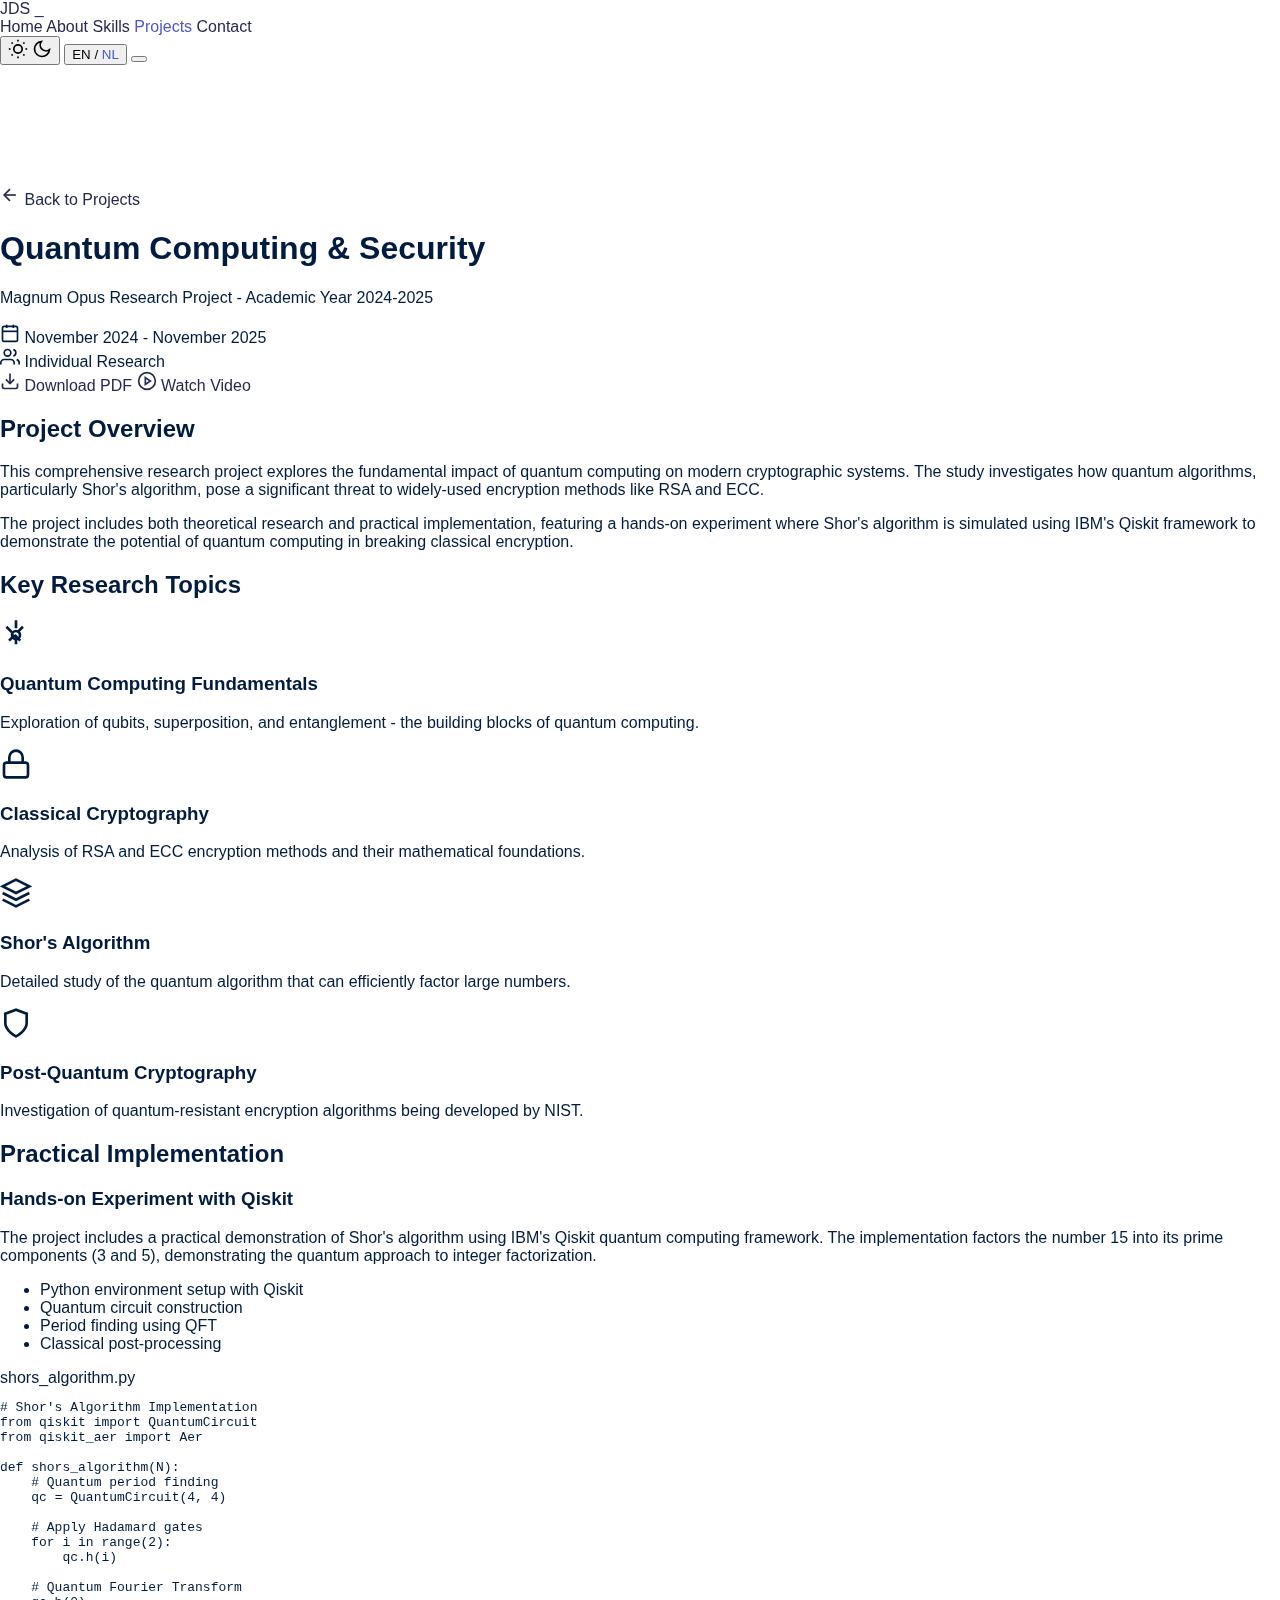
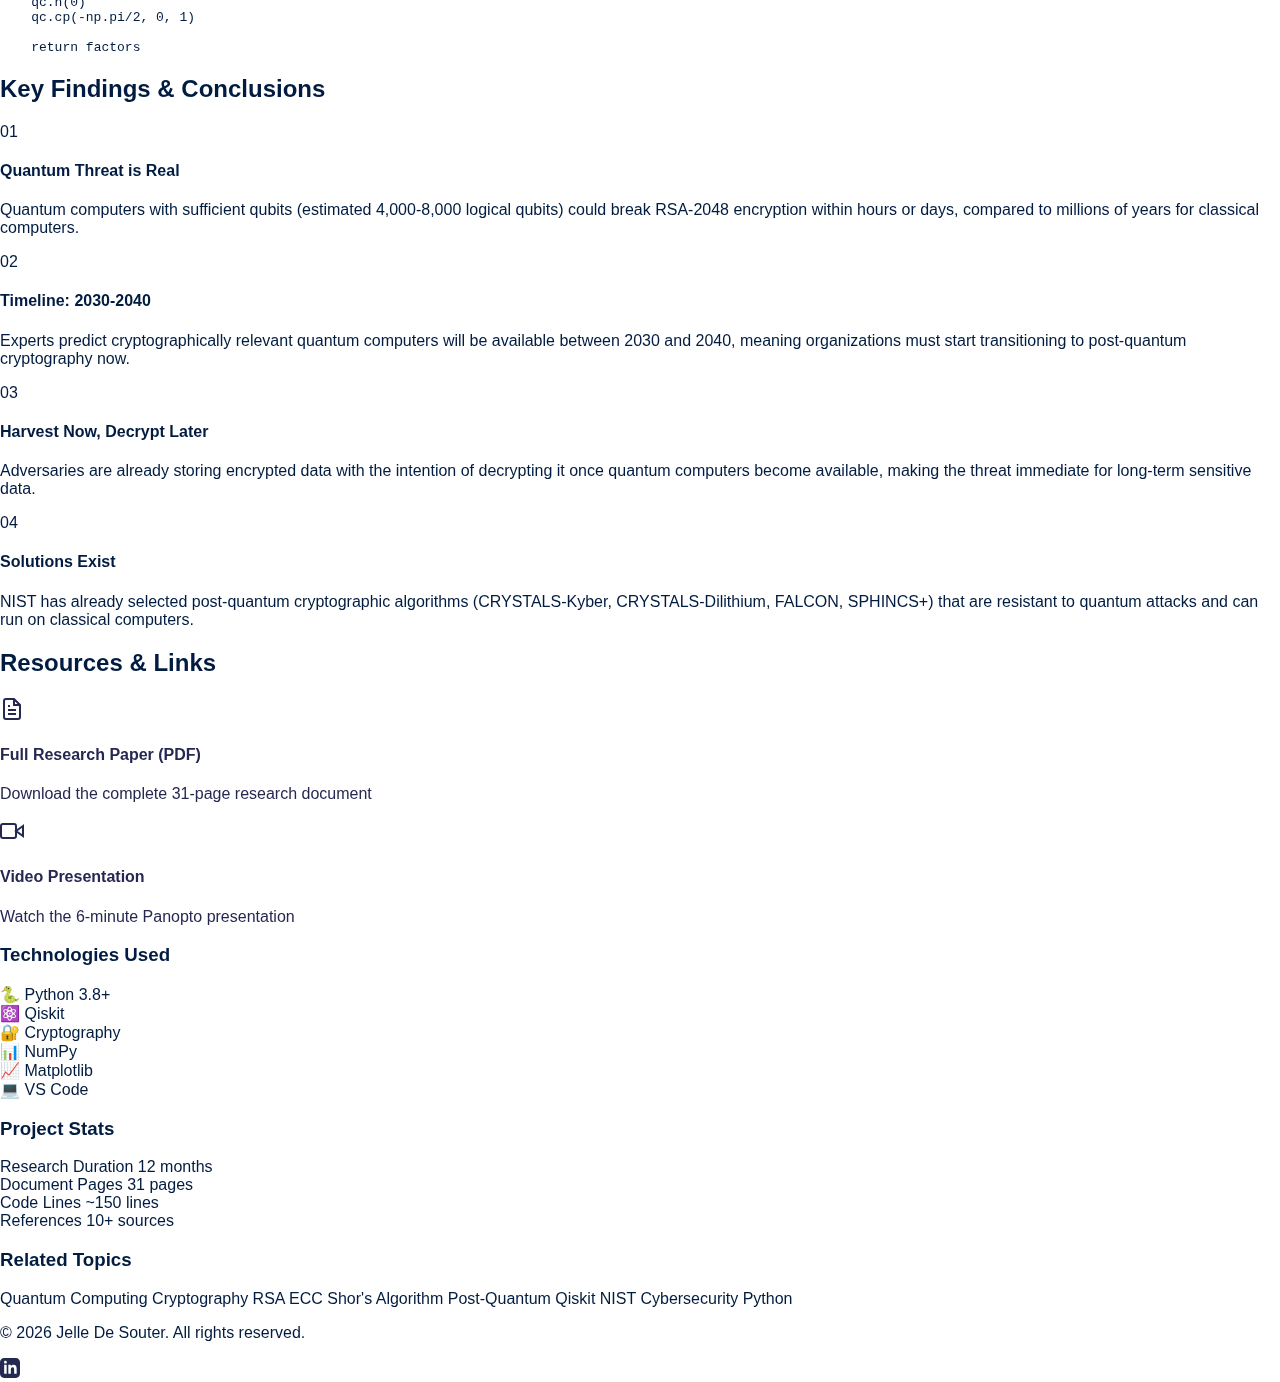
<file: project-quantum.html>
<!DOCTYPE html>
<html lang="en">
<head>
    <meta charset="UTF-8">
    <meta name="viewport" content="width=device-width, initial-scale=1.0">
    <meta name="description" content="Quantum Computing & Security - Research on the impact of quantum computing on cryptography">
    <title>Quantum Computing & Security | Jelle De Souter</title>
    <link rel="stylesheet" href="css/style.css">
    <link rel="preconnect" href="https://fonts.googleapis.com">
    <link rel="preconnect" href="https://fonts.gstatic.com" crossorigin>
    <link href="https://fonts.googleapis.com/css2?family=Inter:wght@300;400;500;600;700&family=JetBrains+Mono:wght@400;500;600&display=swap" rel="stylesheet">
</head>
<body>
    <!-- Navigation -->
    <nav class="navbar" id="navbar">
        <div class="container nav-container">
            <a href="index.html#home" class="logo">
                <span class="logo-text">JDS</span>
                <span class="logo-cursor">_</span>
            </a>
            
            <div class="nav-menu" id="navMenu">
                <a href="index.html#home" class="nav-link" data-en="Home" data-nl="Home">Home</a>
                <a href="index.html#about" class="nav-link" data-en="About" data-nl="Over">About</a>
                <a href="index.html#skills" class="nav-link" data-en="Skills" data-nl="Vaardigheden">Skills</a>
                <a href="index.html#projects" class="nav-link active" data-en="Projects" data-nl="Projecten">Projects</a>
                <a href="index.html#contact" class="nav-link" data-en="Contact" data-nl="Contact">Contact</a>
            </div>

            <div class="nav-controls">
                <button class="theme-toggle" id="themeToggle" aria-label="Toggle dark mode">
                    <svg class="sun-icon" width="20" height="20" viewBox="0 0 24 24" fill="none" stroke="currentColor" stroke-width="2">
                        <circle cx="12" cy="12" r="5"/>
                        <line x1="12" y1="1" x2="12" y2="3"/>
                        <line x1="12" y1="21" x2="12" y2="23"/>
                        <line x1="4.22" y1="4.22" x2="5.64" y2="5.64"/>
                        <line x1="18.36" y1="18.36" x2="19.78" y2="19.78"/>
                        <line x1="1" y1="12" x2="3" y2="12"/>
                        <line x1="21" y1="12" x2="23" y2="12"/>
                        <line x1="4.22" y1="19.78" x2="5.64" y2="18.36"/>
                        <line x1="18.36" y1="5.64" x2="19.78" y2="4.22"/>
                    </svg>
                    <svg class="moon-icon" width="20" height="20" viewBox="0 0 24 24" fill="none" stroke="currentColor" stroke-width="2">
                        <path d="M21 12.79A9 9 0 1 1 11.21 3 7 7 0 0 0 21 12.79z"/>
                    </svg>
                </button>
                
                <button class="lang-toggle" id="langToggle">
                    <span class="lang-option" data-lang="en">EN</span>
                    <span class="lang-separator">/</span>
                    <span class="lang-option active" data-lang="nl">NL</span>
                </button>

                <button class="mobile-toggle" id="mobileToggle" aria-label="Toggle menu">
                    <span></span>
                    <span></span>
                    <span></span>
                </button>
            </div>
        </div>
    </nav>

    <!-- Project Hero -->
    <section class="project-hero" style="padding-top: 120px;">
        <div class="project-hero-background">
            <div class="grid-overlay"></div>
            <div class="gradient-orb orb-1"></div>
            <div class="gradient-orb orb-2"></div>
        </div>
        
        <div class="container">
            <a href="index.html#projects" class="back-link">
                <svg width="20" height="20" viewBox="0 0 24 24" fill="none" stroke="currentColor" stroke-width="2">
                    <line x1="19" y1="12" x2="5" y2="12"/>
                    <polyline points="12 19 5 12 12 5"/>
                </svg>
                <span data-en="Back to Projects" data-nl="Terug naar Projecten">Back to Projects</span>
            </a>
            
            <div class="project-hero-content">
                <h1 class="gradient-text" data-en="Quantum Computing & Security" data-nl="Quantum Computing & Security">
                    Quantum Computing & Security
                </h1>
                <p class="project-hero-subtitle" data-en="Magnum Opus Research Project - Academic Year 2024-2025" data-nl="Magnum Opus Onderzoeksproject - Academiejaar 2024-2025">
                    Magnum Opus Research Project - Academic Year 2024-2025
                </p>
                
                <div class="project-meta">
                    <div class="meta-item">
                        <svg width="20" height="20" viewBox="0 0 24 24" fill="none" stroke="currentColor" stroke-width="2">
                            <rect x="3" y="4" width="18" height="18" rx="2" ry="2"/>
                            <line x1="16" y1="2" x2="16" y2="6"/>
                            <line x1="8" y1="2" x2="8" y2="6"/>
                            <line x1="3" y1="10" x2="21" y2="10"/>
                        </svg>
                        <span>November 2024 - November 2025</span>
                    </div>
                    <div class="meta-item">
                        <svg width="20" height="20" viewBox="0 0 24 24" fill="none" stroke="currentColor" stroke-width="2">
                            <path d="M17 21v-2a4 4 0 0 0-4-4H5a4 4 0 0 0-4 4v2"/>
                            <circle cx="9" cy="7" r="4"/>
                            <path d="M23 21v-2a4 4 0 0 0-3-3.87"/>
                            <path d="M16 3.13a4 4 0 0 1 0 7.75"/>
                        </svg>
                        <span>Individual Research</span>
                    </div>
                </div>
                
                <div class="project-actions">
                    <a href="magnum_opus_quantum_computing_security.pdf" download class="btn btn-primary">
                        <svg width="20" height="20" viewBox="0 0 24 24" fill="none" stroke="currentColor" stroke-width="2">
                            <path d="M21 15v4a2 2 0 0 1-2 2H5a2 2 0 0 1-2-2v-4"/>
                            <polyline points="7 10 12 15 17 10"/>
                            <line x1="12" y1="15" x2="12" y2="3"/>
                        </svg>
                        <span data-en="Download PDF" data-nl="Download PDF">Download PDF</span>
                    </a>
                    <a href="https://ap.cloud.panopto.eu/Panopto/Pages/Viewer.aspx?id=c935a432-bdaa-4587-98c7-b2ec01283dff" target="_blank" rel="noopener" class="btn btn-secondary">
                        <svg width="20" height="20" viewBox="0 0 24 24" fill="none" stroke="currentColor" stroke-width="2">
                            <circle cx="12" cy="12" r="10"/>
                            <polygon points="10 8 16 12 10 16 10 8"/>
                        </svg>
                        <span data-en="Watch Video" data-nl="Bekijk Video">Watch Video</span>
                    </a>
                </div>
            </div>
        </div>
    </section>

    <!-- Project Content -->
    <section class="project-content-section">
        <div class="container">
            <div class="project-layout">
                <!-- Main Content -->
                <div class="project-main">
                    <!-- Overview -->
                    <div class="content-block">
                        <h2 data-en="Project Overview" data-nl="Projectoverzicht">Project Overview</h2>
                        <p data-en="This comprehensive research project explores the fundamental impact of quantum computing on modern cryptographic systems. The study investigates how quantum algorithms, particularly Shor's algorithm, pose a significant threat to widely-used encryption methods like RSA and ECC." data-nl="Dit uitgebreide onderzoeksproject verkent de fundamentele impact van quantum computing op moderne cryptografische systemen. Het onderzoek gaat na hoe quantum-algoritmes, met name Shor's algoritme, een aanzienlijke bedreiging vormen voor veelgebruikte encryptiemethoden zoals RSA en ECC.">
                            This comprehensive research project explores the fundamental impact of quantum computing on modern cryptographic systems. The study investigates how quantum algorithms, particularly Shor's algorithm, pose a significant threat to widely-used encryption methods like RSA and ECC.
                        </p>
                        <p data-en="The project includes both theoretical research and practical implementation, featuring a hands-on experiment where Shor's algorithm is simulated using IBM's Qiskit framework to demonstrate the potential of quantum computing in breaking classical encryption." data-nl="Het project omvat zowel theoretisch onderzoek als praktische implementatie, met een hands-on experiment waarbij Shor's algoritme wordt gesimuleerd met behulp van IBM's Qiskit-framework om het potentieel van quantum computing bij het breken van klassieke encryptie te demonstreren.">
                            The project includes both theoretical research and practical implementation, featuring a hands-on experiment where Shor's algorithm is simulated using IBM's Qiskit framework to demonstrate the potential of quantum computing in breaking classical encryption.
                        </p>
                    </div>

                    <!-- Key Topics -->
                    <div class="content-block">
                        <h2 data-en="Key Research Topics" data-nl="Belangrijkste Onderzoeksonderwerpen">Key Research Topics</h2>
                        <div class="topic-grid">
                            <div class="topic-card">
                                <div class="topic-icon">
                                    <svg width="32" height="32" viewBox="0 0 24 24" fill="none" stroke="currentColor" stroke-width="2">
                                        <circle cx="12" cy="12" r="3"/>
                                        <path d="M12 1v6m0 6v6m5.2-13.2l-4.2 4.2m-2 2l-4.2 4.2m8.4 0l-4.2-4.2m-2-2l-4.2-4.2"/>
                                    </svg>
                                </div>
                                <h3 data-en="Quantum Computing Fundamentals" data-nl="Quantum Computing Fundamenten">Quantum Computing Fundamentals</h3>
                                <p data-en="Exploration of qubits, superposition, and entanglement - the building blocks of quantum computing." data-nl="Verkenning van qubits, superpositie en verstrengeling - de bouwstenen van quantum computing.">
                                    Exploration of qubits, superposition, and entanglement - the building blocks of quantum computing.
                                </p>
                            </div>
                            <div class="topic-card">
                                <div class="topic-icon">
                                    <svg width="32" height="32" viewBox="0 0 24 24" fill="none" stroke="currentColor" stroke-width="2">
                                        <rect x="3" y="11" width="18" height="11" rx="2" ry="2"/>
                                        <path d="M7 11V7a5 5 0 0 1 10 0v4"/>
                                    </svg>
                                </div>
                                <h3 data-en="Classical Cryptography" data-nl="Klassieke Cryptografie">Classical Cryptography</h3>
                                <p data-en="Analysis of RSA and ECC encryption methods and their mathematical foundations." data-nl="Analyse van RSA en ECC encryptiemethoden en hun wiskundige fundamenten.">
                                    Analysis of RSA and ECC encryption methods and their mathematical foundations.
                                </p>
                            </div>
                            <div class="topic-card">
                                <div class="topic-icon">
                                    <svg width="32" height="32" viewBox="0 0 24 24" fill="none" stroke="currentColor" stroke-width="2">
                                        <path d="M12 2L2 7l10 5 10-5-10-5z"/>
                                        <path d="M2 17l10 5 10-5"/>
                                        <path d="M2 12l10 5 10-5"/>
                                    </svg>
                                </div>
                                <h3 data-en="Shor's Algorithm" data-nl="Shor's Algoritme">Shor's Algorithm</h3>
                                <p data-en="Detailed study of the quantum algorithm that can efficiently factor large numbers." data-nl="Gedetailleerde studie van het quantum-algoritme dat grote getallen efficiënt kan ontbinden.">
                                    Detailed study of the quantum algorithm that can efficiently factor large numbers.
                                </p>
                            </div>
                            <div class="topic-card">
                                <div class="topic-icon">
                                    <svg width="32" height="32" viewBox="0 0 24 24" fill="none" stroke="currentColor" stroke-width="2">
                                        <path d="M12 22s8-4 8-10V5l-8-3-8 3v7c0 6 8 10 8 10z"/>
                                    </svg>
                                </div>
                                <h3 data-en="Post-Quantum Cryptography" data-nl="Post-Quantum Cryptografie">Post-Quantum Cryptography</h3>
                                <p data-en="Investigation of quantum-resistant encryption algorithms being developed by NIST." data-nl="Onderzoek naar quantum-resistente encryptie-algoritmes die door NIST worden ontwikkeld.">
                                    Investigation of quantum-resistant encryption algorithms being developed by NIST.
                                </p>
                            </div>
                        </div>
                    </div>

                    <!-- Practical Implementation -->
                    <div class="content-block">
                        <h2 data-en="Practical Implementation" data-nl="Praktische Implementatie">Practical Implementation</h2>
                        <div class="implementation-showcase">
                            <div class="implementation-text">
                                <h3 data-en="Hands-on Experiment with Qiskit" data-nl="Hands-on Experiment met Qiskit">Hands-on Experiment with Qiskit</h3>
                                <p data-en="The project includes a practical demonstration of Shor's algorithm using IBM's Qiskit quantum computing framework. The implementation factors the number 15 into its prime components (3 and 5), demonstrating the quantum approach to integer factorization." data-nl="Het project omvat een praktische demonstratie van Shor's algoritme met behulp van IBM's Qiskit quantum computing framework. De implementatie ontbindt het getal 15 in zijn priemcomponenten (3 en 5), wat de quantum-benadering van geheeltallige factorisatie demonstreert.">
                                    The project includes a practical demonstration of Shor's algorithm using IBM's Qiskit quantum computing framework. The implementation factors the number 15 into its prime components (3 and 5), demonstrating the quantum approach to integer factorization.
                                </p>
                                <ul>
                                    <li data-en="Python environment setup with Qiskit" data-nl="Python-omgeving setup met Qiskit">Python environment setup with Qiskit</li>
                                    <li data-en="Quantum circuit construction" data-nl="Quantum circuit constructie">Quantum circuit construction</li>
                                    <li data-en="Period finding using QFT" data-nl="Periode vinden met QFT">Period finding using QFT</li>
                                    <li data-en="Classical post-processing" data-nl="Klassieke naverwerking">Classical post-processing</li>
                                </ul>
                            </div>
                            <div class="implementation-visual">
                                <div class="code-window">
                                    <div class="code-header">
                                        <div class="code-dots">
                                            <span></span>
                                            <span></span>
                                            <span></span>
                                        </div>
                                        <div class="code-title">shors_algorithm.py</div>
                                    </div>
                                    <div class="code-content">
                                        <pre><code><span class="code-comment"># Shor's Algorithm Implementation</span>
<span class="code-keyword">from</span> qiskit <span class="code-keyword">import</span> QuantumCircuit
<span class="code-keyword">from</span> qiskit_aer <span class="code-keyword">import</span> Aer

<span class="code-keyword">def</span> <span class="code-function">shors_algorithm</span>(N):
    <span class="code-comment"># Quantum period finding</span>
    <span class="code-variable">qc</span> = QuantumCircuit(<span class="code-string">4</span>, <span class="code-string">4</span>)
    
    <span class="code-comment"># Apply Hadamard gates</span>
    <span class="code-keyword">for</span> i <span class="code-keyword">in</span> range(<span class="code-string">2</span>):
        qc.h(i)
    
    <span class="code-comment"># Quantum Fourier Transform</span>
    qc.h(<span class="code-string">0</span>)
    qc.cp(-np.pi/<span class="code-string">2</span>, <span class="code-string">0</span>, <span class="code-string">1</span>)
    
    <span class="code-keyword">return</span> factors</code></pre>
                                    </div>
                                </div>
                            </div>
                        </div>
                    </div>

                    <!-- Key Findings -->
                    <div class="content-block">
                        <h2 data-en="Key Findings & Conclusions" data-nl="Belangrijkste Bevindingen & Conclusies">Key Findings & Conclusions</h2>
                        <div class="findings-list">
                            <div class="finding-item">
                                <div class="finding-number">01</div>
                                <div class="finding-content">
                                    <h4 data-en="Quantum Threat is Real" data-nl="Quantum Dreiging is Reëel">Quantum Threat is Real</h4>
                                    <p data-en="Quantum computers with sufficient qubits (estimated 4,000-8,000 logical qubits) could break RSA-2048 encryption within hours or days, compared to millions of years for classical computers." data-nl="Quantum computers met voldoende qubits (geschat op 4.000-8.000 logische qubits) zouden RSA-2048 encryptie binnen uren of dagen kunnen breken, vergeleken met miljoenen jaren voor klassieke computers.">
                                        Quantum computers with sufficient qubits (estimated 4,000-8,000 logical qubits) could break RSA-2048 encryption within hours or days, compared to millions of years for classical computers.
                                    </p>
                                </div>
                            </div>
                            <div class="finding-item">
                                <div class="finding-number">02</div>
                                <div class="finding-content">
                                    <h4 data-en="Timeline: 2030-2040" data-nl="Tijdlijn: 2030-2040">Timeline: 2030-2040</h4>
                                    <p data-en="Experts predict cryptographically relevant quantum computers will be available between 2030 and 2040, meaning organizations must start transitioning to post-quantum cryptography now." data-nl="Experts voorspellen dat cryptografisch relevante quantum computers tussen 2030 en 2040 beschikbaar zullen zijn, wat betekent dat organisaties nu moeten beginnen met de overgang naar post-quantum cryptografie.">
                                        Experts predict cryptographically relevant quantum computers will be available between 2030 and 2040, meaning organizations must start transitioning to post-quantum cryptography now.
                                    </p>
                                </div>
                            </div>
                            <div class="finding-item">
                                <div class="finding-number">03</div>
                                <div class="finding-content">
                                    <h4 data-en="Harvest Now, Decrypt Later" data-nl="Harvest Now, Decrypt Later">Harvest Now, Decrypt Later</h4>
                                    <p data-en="Adversaries are already storing encrypted data with the intention of decrypting it once quantum computers become available, making the threat immediate for long-term sensitive data." data-nl="Tegenstanders slaan al versleutelde gegevens op met de bedoeling deze te ontsleutelen zodra quantum computers beschikbaar komen, wat de dreiging onmiddellijk maakt voor langdurig gevoelige gegevens.">
                                        Adversaries are already storing encrypted data with the intention of decrypting it once quantum computers become available, making the threat immediate for long-term sensitive data.
                                    </p>
                                </div>
                            </div>
                            <div class="finding-item">
                                <div class="finding-number">04</div>
                                <div class="finding-content">
                                    <h4 data-en="Solutions Exist" data-nl="Oplossingen Bestaan">Solutions Exist</h4>
                                    <p data-en="NIST has already selected post-quantum cryptographic algorithms (CRYSTALS-Kyber, CRYSTALS-Dilithium, FALCON, SPHINCS+) that are resistant to quantum attacks and can run on classical computers." data-nl="NIST heeft al post-quantum cryptografische algoritmes geselecteerd (CRYSTALS-Kyber, CRYSTALS-Dilithium, FALCON, SPHINCS+) die resistent zijn tegen quantum-aanvallen en kunnen draaien op klassieke computers.">
                                        NIST has already selected post-quantum cryptographic algorithms (CRYSTALS-Kyber, CRYSTALS-Dilithium, FALCON, SPHINCS+) that are resistant to quantum attacks and can run on classical computers.
                                    </p>
                                </div>
                            </div>
                        </div>
                    </div>

                    <!-- Resources -->
                    <div class="content-block">
                        <h2 data-en="Resources & Links" data-nl="Bronnen & Links">Resources & Links</h2>
                        <div class="resources-grid">
                            <a href="magnum_opus_quantum_computing_security.pdf" download class="resource-card">
                                <div class="resource-icon">
                                    <svg width="24" height="24" viewBox="0 0 24 24" fill="none" stroke="currentColor" stroke-width="2">
                                        <path d="M14 2H6a2 2 0 0 0-2 2v16a2 2 0 0 0 2 2h12a2 2 0 0 0 2-2V8z"/>
                                        <polyline points="14 2 14 8 20 8"/>
                                        <line x1="16" y1="13" x2="8" y2="13"/>
                                        <line x1="16" y1="17" x2="8" y2="17"/>
                                        <polyline points="10 9 9 9 8 9"/>
                                    </svg>
                                </div>
                                <div>
                                    <h4 data-en="Full Research Paper (PDF)" data-nl="Volledige Onderzoekspaper (PDF)">Full Research Paper (PDF)</h4>
                                    <p data-en="Download the complete 31-page research document" data-nl="Download het volledige 31-pagina onderzoeksdocument">Download the complete 31-page research document</p>
                                </div>
                            </a>
                            <a href="https://ap.cloud.panopto.eu/Panopto/Pages/Viewer.aspx?id=c935a432-bdaa-4587-98c7-b2ec01283dff" target="_blank" rel="noopener" class="resource-card">
                                <div class="resource-icon">
                                    <svg width="24" height="24" viewBox="0 0 24 24" fill="none" stroke="currentColor" stroke-width="2">
                                        <polygon points="23 7 16 12 23 17 23 7"/>
                                        <rect x="1" y="5" width="15" height="14" rx="2" ry="2"/>
                                    </svg>
                                </div>
                                <div>
                                    <h4 data-en="Video Presentation" data-nl="Video Presentatie">Video Presentation</h4>
                                    <p data-en="Watch the 6-minute Panopto presentation" data-nl="Bekijk de 6-minuten Panopto presentatie">Watch the 6-minute Panopto presentation</p>
                                </div>
                            </a>
                        </div>
                    </div>
                </div>

                <!-- Sidebar -->
                <aside class="project-sidebar">
                    <div class="sidebar-card">
                        <h3 data-en="Technologies Used" data-nl="Gebruikte Technologieën">Technologies Used</h3>
                        <div class="tech-list">
                            <div class="tech-item">
                                <span class="tech-icon">🐍</span>
                                <span>Python 3.8+</span>
                            </div>
                            <div class="tech-item">
                                <span class="tech-icon">⚛️</span>
                                <span>Qiskit</span>
                            </div>
                            <div class="tech-item">
                                <span class="tech-icon">🔐</span>
                                <span>Cryptography</span>
                            </div>
                            <div class="tech-item">
                                <span class="tech-icon">📊</span>
                                <span>NumPy</span>
                            </div>
                            <div class="tech-item">
                                <span class="tech-icon">📈</span>
                                <span>Matplotlib</span>
                            </div>
                            <div class="tech-item">
                                <span class="tech-icon">💻</span>
                                <span>VS Code</span>
                            </div>
                        </div>
                    </div>

                    <div class="sidebar-card">
                        <h3 data-en="Project Stats" data-nl="Project Statistieken">Project Stats</h3>
                        <div class="stat-item">
                            <span class="stat-label" data-en="Research Duration" data-nl="Onderzoeksduur">Research Duration</span>
                            <span class="stat-value">12 months</span>
                        </div>
                        <div class="stat-item">
                            <span class="stat-label" data-en="Document Pages" data-nl="Document Pagina's">Document Pages</span>
                            <span class="stat-value">31 pages</span>
                        </div>
                        <div class="stat-item">
                            <span class="stat-label" data-en="Code Lines" data-nl="Code Regels">Code Lines</span>
                            <span class="stat-value">~150 lines</span>
                        </div>
                        <div class="stat-item">
                            <span class="stat-label" data-en="References" data-nl="Referenties">References</span>
                            <span class="stat-value">10+ sources</span>
                        </div>
                    </div>

                    <div class="sidebar-card">
                        <h3 data-en="Related Topics" data-nl="Gerelateerde Onderwerpen">Related Topics</h3>
                        <div class="tags-list">
                            <span class="tag">Quantum Computing</span>
                            <span class="tag">Cryptography</span>
                            <span class="tag">RSA</span>
                            <span class="tag">ECC</span>
                            <span class="tag">Shor's Algorithm</span>
                            <span class="tag">Post-Quantum</span>
                            <span class="tag">Qiskit</span>
                            <span class="tag">NIST</span>
                            <span class="tag">Cybersecurity</span>
                            <span class="tag">Python</span>
                        </div>
                    </div>
                </aside>
            </div>
        </div>
    </section>

    <!-- Footer -->
    <footer class="footer">
        <div class="container footer-content">
            <div class="footer-text">
                <p>&copy; <span id="year"></span> Jelle De Souter. <span data-en="All rights reserved." data-nl="Alle rechten voorbehouden.">All rights reserved.</span></p>
            </div>
            <div class="footer-links">
                <a href="https://www.linkedin.com/in/jelle-de-souter-7303a62ba/" target="_blank" rel="noopener" aria-label="LinkedIn">
                    <svg width="20" height="20" viewBox="0 0 24 24" fill="currentColor">
                        <path d="M19 0h-14c-2.761 0-5 2.239-5 5v14c0 2.761 2.239 5 5 5h14c2.762 0 5-2.239 5-5v-14c0-2.761-2.238-5-5-5zm-11 19h-3v-11h3v11zm-1.5-12.268c-.966 0-1.75-.79-1.75-1.764s.784-1.764 1.75-1.764 1.75.79 1.75 1.764-.783 1.764-1.75 1.764zm13.5 12.268h-3v-5.604c0-3.368-4-3.113-4 0v5.604h-3v-11h3v1.765c1.396-2.586 7-2.777 7 2.476v6.759z"/>
                    </svg>
                </a>
            </div>
        </div>
    </footer>

    <script src="js/script.js"></script>
</body>
</html>
</file>
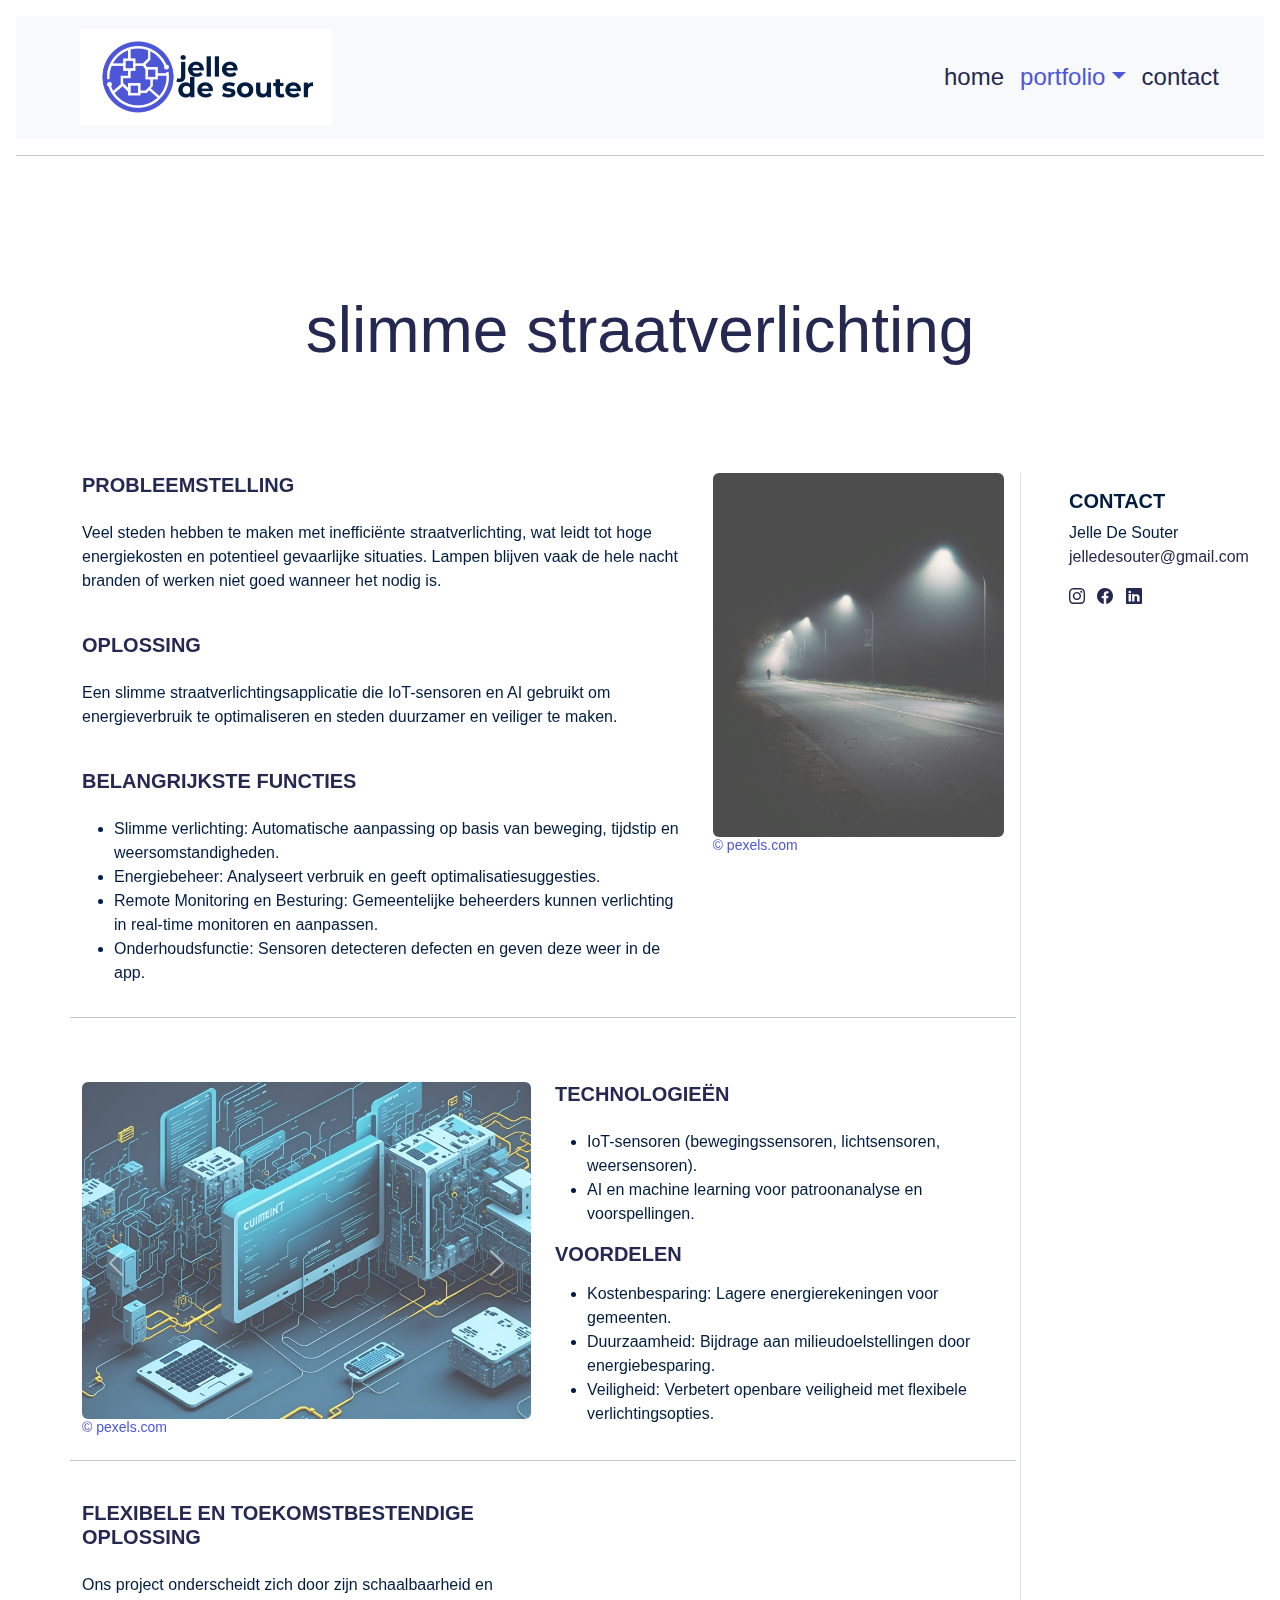
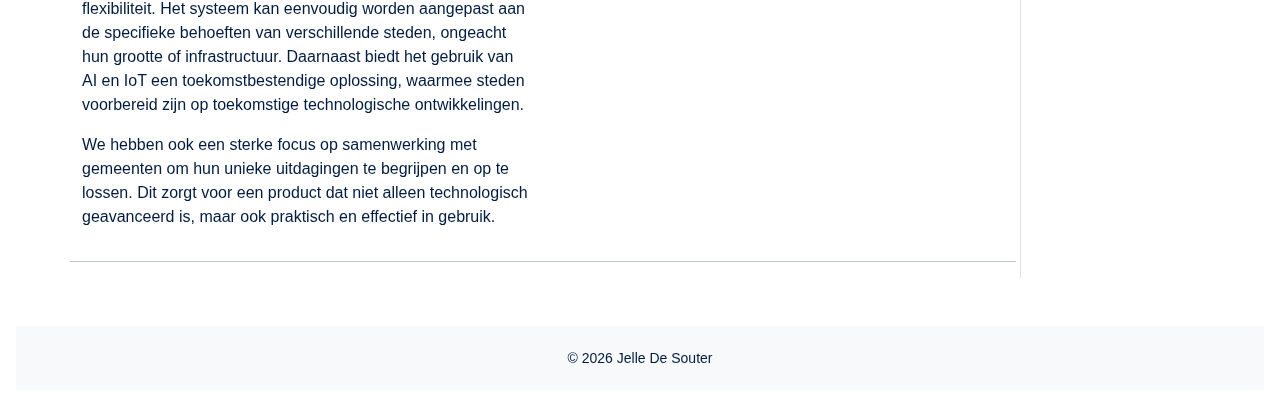
<file: project1.html>
<!DOCTYPE html>
<html lang="nl-BE">

<head>
  <meta charset="UTF-8">
  <meta name="viewport" content="width=device-width, initial-scale=1.0">
  <title>project1</title>

 <link rel="reset" href="css/reset.css">


  <link href="https://cdn.jsdelivr.net/npm/bootstrap@5.3.3/dist/css/bootstrap.min.css" rel="stylesheet"
    integrity="sha384-QWTKZyjpPEjISv5WaRU9OFeRpok6YctnYmDr5pNlyT2bRjXh0JMhjY6hW+ALEwIH" crossorigin="anonymous">

  <link rel="stylesheet" href="https://cdn.jsdelivr.net/npm/bootstrap-icons@1.11.3/font/bootstrap-icons.min.css">

  <script src="https://cdn.jsdelivr.net/npm/bootstrap@5.3.3/dist/js/bootstrap.bundle.min.js"
    integrity="sha384-YvpcrYf0tY3lHB60NNkmXc5s9fDVZLESaAA55NDzOxhy9GkcIdslK1eN7N6jIeHz" crossorigin="anonymous"
    defer></script>


  <link rel="stylesheet" href="css/style.css">


  <script src="js/script.js" defer></script>

</head>

<body class="p-3 m-0 border-0 bd-example" style="position: relative;">
  <nav class="navbar navbar-expand-md bg-light">
    <div class="container-fluid col-md-11">
      <a class="navbar-brand col-9" href="index.html">
        <img src="assets/logo.png" alt="logo jelle de souter" height="30%" width="30%" >
      </a>
      <button class="navbar-toggler  " type="button" data-bs-toggle="collapse" data-bs-target="#navbarSupportedContent"
        aria-controls="navbarSupportedContent" aria-expanded="false" aria-label="Toggle navigation">
        <span class="navbar-toggler-icon"></span>
      </button>
      <div class="collapse navbar-collapse col-2 text-end" id="navbarSupportedContent">
        <ul class="navbar-nav ms-auto mb-2 mb-lg-0 h4">
          <li class="nav-item">
            <a class="nav-link blauwgrijs text-end" href="index.html">home</a>
          </li>
          <li class="nav-item dropdown text-end">
            <a class="nav-link dropdown-toggle active" href="#" role="button" data-bs-toggle="dropdown"
              aria-expanded="false">portfolio</a>
              <ul class="dropdown-menu">
                <li><a class="dropdown-item blauwgrijs text-center" href="portfolio.html">portfolio</a></li>
                <hr>
                <li><a class="dropdown-item  blauw text-center" href="project1.html">slimme straatverlichting</a></li>
                <li><a class="dropdown-item  blauwgrijs text-center" href="project2.html">netwerkconfiguratie en beveiliging</a></li>
                <li><a class="dropdown-item  blauwgrijs text-center" href="project3.html">implementatie open source firewall</a></li>
                <li><a class="dropdown-item  blauwgrijs text-center" href="project4.html">automatisering van netwerktaken</a></li>
                <li><a class="dropdown-item  blauwgrijs text-center" href="project5.html">basiswebsite</a></li>
                <li><a class="dropdown-item  blauwgrijs text-center" href="project6.html">beheer van virtuele machines</a></li>
              </ul>
          </li>
          <li class="nav-item">
            <a class="nav-link blauwgrijs" aria-current="page" href="contact.html">contact</a>
          </li>
        </ul>
      </div>
    </div>
  </nav>
 <hr>
  <br>

    <header class="row m-5">
      <h1 class="col display-3 blauwgrijs text-center p-5">slimme straatverlichting</h1>
    </header>

    <div class="container">
      <div class="row">
        
        <main class="col-12 col-md-10 pe-3">
          <section class="row">
            <article class="col-8 mb-3">
              <h5 class="blauwgrijs text-uppercase fw-bolder fs-5">Probleemstelling</h5>
              <p class="pt-3">Veel steden hebben te maken met inefficiënte straatverlichting, wat leidt tot hoge energiekosten en potentieel 
                gevaarlijke situaties. Lampen blijven vaak de hele nacht branden of werken niet goed wanneer het nodig is.</p>
              <h5 class="blauwgrijs text-uppercase fw-bolder fs-5 pt-4">Oplossing</h5>
              <p class="pt-3">Een slimme straatverlichtingsapplicatie die IoT-sensoren en AI gebruikt om energieverbruik te optimaliseren en steden duurzamer en veiliger te maken.</p>
              <h5 class="blauwgrijs text-uppercase fw-bolder fs-5 pt-4">Belangrijkste functies</h5>
              <ul class="pt-3">
                <li class="">Slimme verlichting: Automatische aanpassing op basis van beweging, tijdstip en weersomstandigheden.</li>
                <li class="">Energiebeheer: Analyseert verbruik en geeft optimalisatiesuggesties.</li>
                <li class="">Remote Monitoring en Besturing: Gemeentelijke beheerders kunnen verlichting in real-time monitoren en aanpassen.</li>
                <li class="">Onderhoudsfunctie: Sensoren detecteren defecten en geven deze weer in de app.</li>
              </ul>
            </article>
            <figure class="col-md-4 col-12 ">
              <img class="img-fluid rounded opacity-75" src="assets/licht.jpg" alt="straatverlichting"  >
              <figcaption class="h6 small blauw">&copy; pexels.com</figcaption>
            </figure>
                <hr class="pt-5">
              <figure class="col-12 col-md-6">
                <div id="carouselExampleIndicators" class="carousel carousel-fade slide" data-bs-ride="carousel">
                  <div class="carousel-inner">
                    <div class="carousel-item active">
                      <img src="assets/netwerk.jpg" class="d-block w-100 opacity-75 rounded" alt="ilustratie van een iot netwerk">
                      <figcaption class="h6 small">&copy; pexels.com</figcaption>
                    </div>
                    <div class="carousel-item">
                      <img src="assets/cctv.jpg" class="d-block w-100 opacity-75 rounded" alt="cctv cameras">
                      <figcaption class="h6 small">&copy; pixbay.com</figcaption>
                    </div>
                  </div>
                  <button class="carousel-control-prev" type="button" data-bs-target="#carouselExampleIndicators" data-bs-slide="prev">
                    <span class="carousel-control-prev-icon" aria-hidden="true"></span>
                    <span class="visually-hidden">Previous</span>
                  </button>
                  <button class="carousel-control-next" type="button" data-bs-target="#carouselExampleIndicators" data-bs-slide="next">
                    <span class="carousel-control-next-icon" aria-hidden="true"></span>
                    <span class="visually-hidden">Next</span>
                  </button>
                </div>
              </figure>
            <article class="col-12 col-md-6 mb-3">
              <h5 class="blauwgrijs text-uppercase fw-bolder fs-5">Technologieën</h5>
                <ul class="pt-3">
                  <li >IoT-sensoren (bewegingssensoren, lichtsensoren, weersensoren).</li>
                  <li >AI en machine learning voor patroonanalyse en voorspellingen.</li>
                </ul>
                <h5 class="blauwgrijs text-uppercase fw-bolder fs-5">Voordelen</h5>
                <ul class="pt-2">
                  <li >Kostenbesparing: Lagere energierekeningen voor gemeenten.</li>
                  <li >Duurzaamheid: Bijdrage aan milieudoelstellingen door energiebesparing.</li>
                  <li >Veiligheid: Verbetert openbare veiligheid met flexibele verlichtingsopties.</li>
                </ul>
            </article>
            <hr>
            <article class="col-12 col-md-6 mb-3 pt-4">
              <h5 class="blauwgrijs text-uppercase fw-bolder fs-5">Flexibele en Toekomstbestendige Oplossing</h5>
              <p class="pt-3">Ons project onderscheidt zich door zijn schaalbaarheid en flexibiliteit. Het systeem kan 
                eenvoudig worden aangepast aan de specifieke behoeften van verschillende steden, ongeacht hun grootte of infrastructuur. 
                Daarnaast biedt het gebruik van AI en IoT een toekomstbestendige oplossing, waarmee steden voorbereid zijn op toekomstige technologische ontwikkelingen.
                </p>
                <p>We hebben ook een sterke focus op samenwerking met gemeenten om hun unieke uitdagingen te begrijpen en op te lossen. 
                  Dit zorgt voor een product dat niet alleen technologisch geavanceerd is, maar ook praktisch en effectief in gebruik.</p>
            </article>
            
          <hr>
          
    

        </main>

        <aside class="col-md-2 border-start ps-5">
          <h2 class="text-uppercase fs-5 fw-bolder pt-3">contact</h2>
          <p>Jelle De Souter<br>
            <a href="mailto:jelledesouter@gmail.com">jelledesouter@gmail.com</a><br>
            
          </p>
          <ul class="list-inline socials">
            <li class="list-inline-item">
              <a href="https://www.instagram.com/jelledesouter/" target="_blank">
                <i class="bi bi-instagram blauwgrijs fs-6"></i>
              </a>
            </li>
            <li class="list-inline-item">
              <a href="https://www.facebook.com/jelle.desouter/" target="_blank">
                <i class="bi bi-facebook blauwgrijs fs-6"></i>
              </a>
            </li>
            <li class="list-inline-item">
              <a href="https://www.linkedin.com/in/jelle-de-souter-7303a62ba/" target="_blank">
                <i class="bi bi-linkedin blauwgrijs fs-6"></i>
              </a>
            </li>
          </ul>
        </aside>

      </div>
    </div>

    <footer class="container-fluid bg-light text-center h6 small p-4 mt-5">&copy; <span id="year"></span> Jelle De Souter
    </footer>
  </body>

</html>
</file>
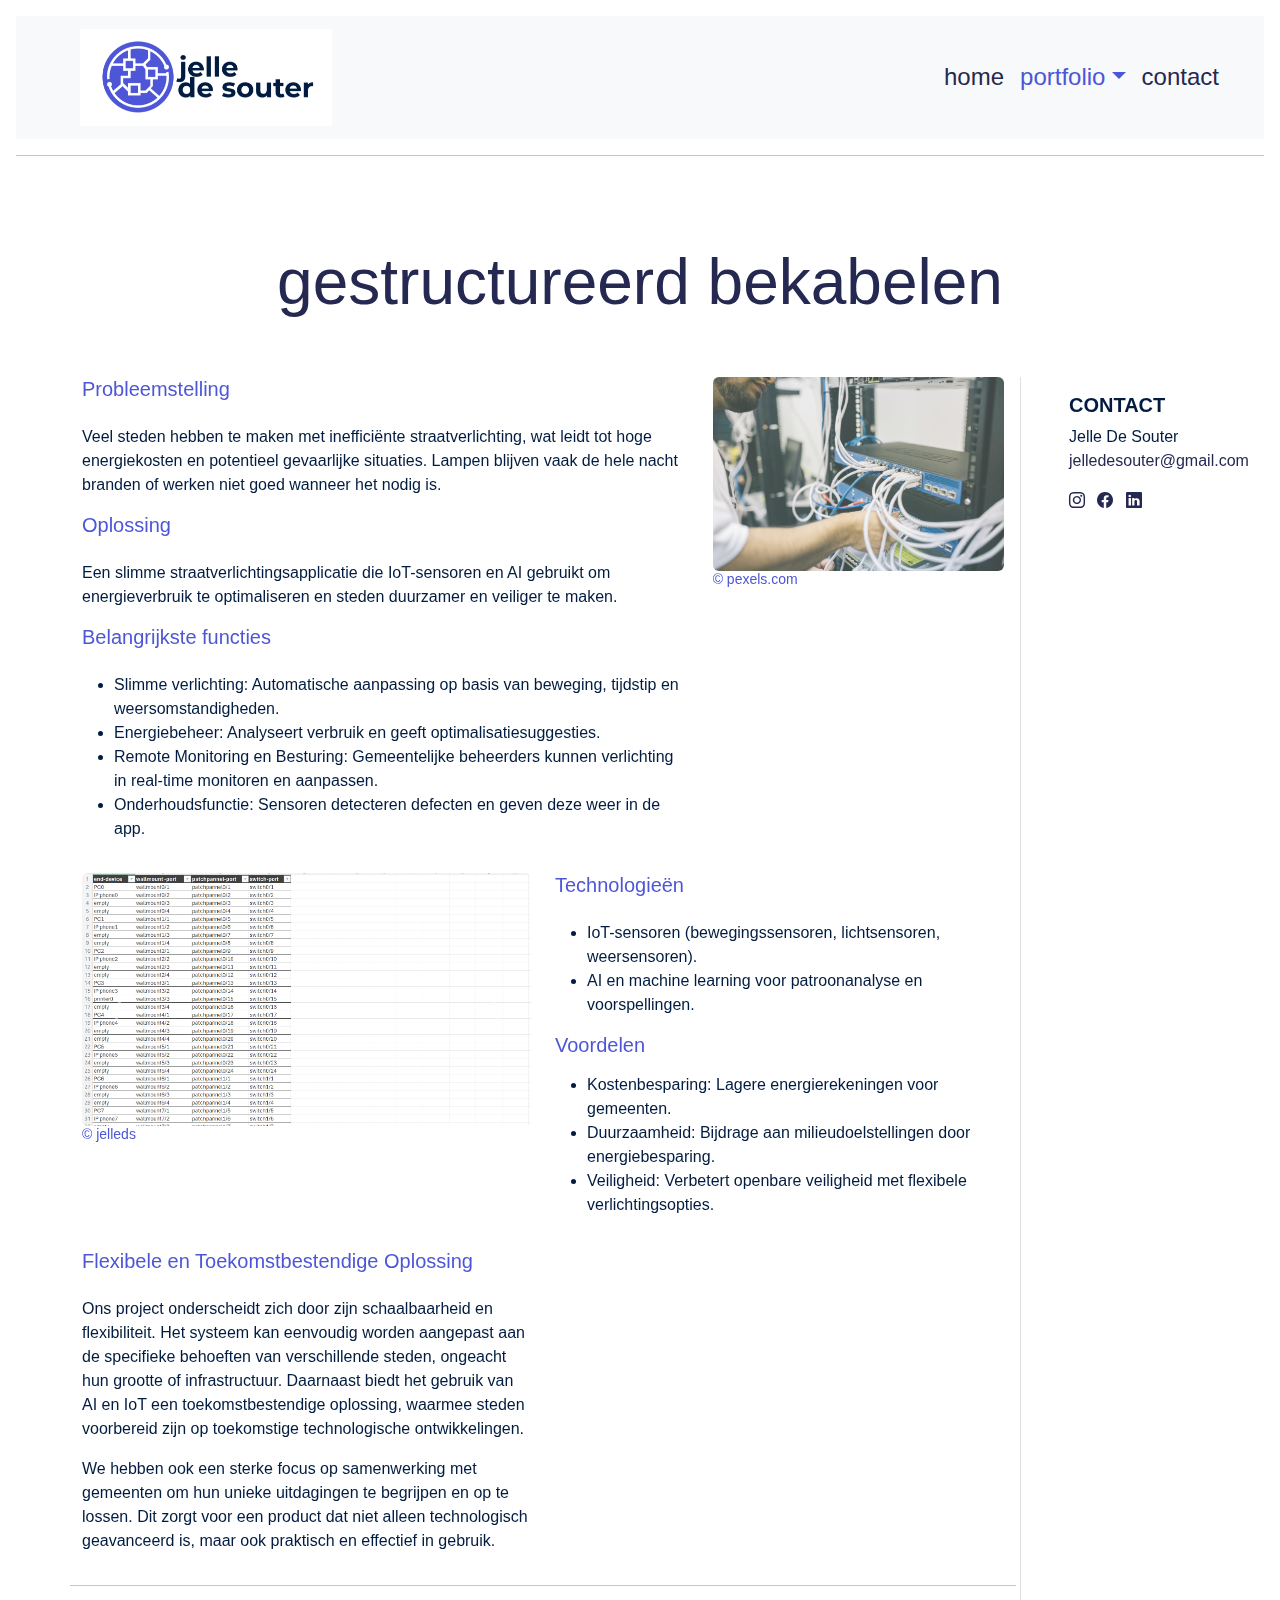
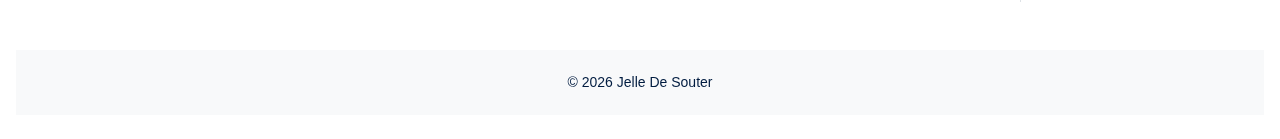
<file: project2.html>
<!DOCTYPE html>
<html lang="nl-BE">

<head>
  <meta charset="UTF-8">
  <meta name="viewport" content="width=device-width, initial-scale=1.0">
  <title>project1</title>

 <link rel="reset" href="css/reset.css">


  <link href="https://cdn.jsdelivr.net/npm/bootstrap@5.3.3/dist/css/bootstrap.min.css" rel="stylesheet"
    integrity="sha384-QWTKZyjpPEjISv5WaRU9OFeRpok6YctnYmDr5pNlyT2bRjXh0JMhjY6hW+ALEwIH" crossorigin="anonymous">

  <link rel="stylesheet" href="https://cdn.jsdelivr.net/npm/bootstrap-icons@1.11.3/font/bootstrap-icons.min.css">

  <script src="https://cdn.jsdelivr.net/npm/bootstrap@5.3.3/dist/js/bootstrap.bundle.min.js"
    integrity="sha384-YvpcrYf0tY3lHB60NNkmXc5s9fDVZLESaAA55NDzOxhy9GkcIdslK1eN7N6jIeHz" crossorigin="anonymous"
    defer></script>


  <link rel="stylesheet" href="css/style.css">


  <script src="js/script.js" defer></script>

</head>

<body class="p-3 m-0 border-0 bd-example" style="position: relative;">
  <nav class="navbar navbar-expand-md bg-light">
    <div class="container-fluid col-md-11">
      <a class="navbar-brand col-9" href="index.html">
        <img src="assets/logo.png" alt="logo jelle de souter" height="30%" width="30%" >
      </a>
      <button class="navbar-toggler  " type="button" data-bs-toggle="collapse" data-bs-target="#navbarSupportedContent"
        aria-controls="navbarSupportedContent" aria-expanded="false" aria-label="Toggle navigation">
        <span class="navbar-toggler-icon"></span>
      </button>
      <div class="collapse navbar-collapse col-2 text-end" id="navbarSupportedContent">
        <ul class="navbar-nav ms-auto mb-2 mb-lg-0 h4">
          <li class="nav-item">
            <a class="nav-link blauwgrijs text-end" href="index.html">home</a>
          </li>
          <li class="nav-item dropdown text-end">
            <a class="nav-link dropdown-toggle active" href="#" role="button" data-bs-toggle="dropdown"
              aria-expanded="false">portfolio</a>
            <ul class="dropdown-menu">
              <li><a class="dropdown-item blauwgrijs text-end" href="portfolio.html">portfolio</a></li>
              <li><a class="dropdown-item blauwgrijs text-end" href="project1.html">Slimme Straatverlichting</a></li>
              <li><a class="dropdown-item blauwgrijs text-end" href="project2.html">gestructureerd bekabelen</a></li>
            </ul>
          </li>
          <li class="nav-item">
            <a class="nav-link blauwgrijs" aria-current="page" href="contact.html">contact</a>
          </li>
        </ul>
      </div>
    </div>
  </nav>
 <hr>
  <br>

    <header class="row m-5">
      <h1 class="col display-3 blauwgrijs text-center">gestructureerd bekabelen</h1>
    </header>

    <div class="container">
      <div class="row">
        
        <main class="col-10 pe-3">
          <section class="row">
            <article class="col-8 mb-3">
              <h5 class="blauw">Probleemstelling</h5>
              <p class="pt-3">Veel steden hebben te maken met inefficiënte straatverlichting, wat leidt tot hoge energiekosten en potentieel 
                gevaarlijke situaties. Lampen blijven vaak de hele nacht branden of werken niet goed wanneer het nodig is.</p>
              <h5 class="blauw">Oplossing</h5>
              <p class="pt-3">Een slimme straatverlichtingsapplicatie die IoT-sensoren en AI gebruikt om energieverbruik te optimaliseren en steden duurzamer en veiliger te maken.</p>
              <h5 class="blauw">Belangrijkste functies</h5>
              <ul class="pt-3">
                <li class="">Slimme verlichting: Automatische aanpassing op basis van beweging, tijdstip en weersomstandigheden.</li>
                <li class="">Energiebeheer: Analyseert verbruik en geeft optimalisatiesuggesties.</li>
                <li class="">Remote Monitoring en Besturing: Gemeentelijke beheerders kunnen verlichting in real-time monitoren en aanpassen.</li>
                <li class="">Onderhoudsfunctie: Sensoren detecteren defecten en geven deze weer in de app.</li>
              </ul>
            </article>
            <figure class="col-4">
              <img class="img-fluid rounded opacity-75" src="assets/pexels-kabels.jpg" alt="straatverlichting"  >
              <figcaption class="h6 small blauw">&copy; pexels.com</figcaption>
            </figure>
                
              <figure class="col-6">
                <div id="carouselExampleIndicators" class="carousel carousel-fade slide" data-bs-ride="carousel">
                  <div class="carousel-inner">
                    <div class="carousel-item active">
                      <img src="assets/patchplan.png" class="d-block w-100 opacity-75 rounded" alt="ilustratie van een iot netwerk">
                      <figcaption class="h6 small">&copy; jelleds</figcaption>
                    </div>
                    <div class="carousel-item">
                      <img src="assets/scrb.png" class="d-block w-100 opacity-75 rounded" alt="cctv cameras">
                      <figcaption class="h6 small">&copy; jelleds</figcaption>
                    </div>
                  </div>
                  <button class="carousel-control-prev" type="button" data-bs-target="#carouselExampleIndicators" data-bs-slide="prev">
                    <span class="carousel-control-prev-icon" aria-hidden="true"></span>
                    <span class="visually-hidden">Previous</span>
                  </button>
                  <button class="carousel-control-next" type="button" data-bs-target="#carouselExampleIndicators" data-bs-slide="next">
                    <span class="carousel-control-next-icon" aria-hidden="true"></span>
                    <span class="visually-hidden">Next</span>
                  </button>
                </div>
              </figure>
            <article class="col-6 mb-3">
              <h5 class="blauw">Technologieën</h5>
                <ul class="pt-3">
                  <li >IoT-sensoren (bewegingssensoren, lichtsensoren, weersensoren).</li>
                  <li >AI en machine learning voor patroonanalyse en voorspellingen.</li>
                </ul>
                <h5 class="blauw">Voordelen</h5>
                <ul class="pt-2">
                  <li >Kostenbesparing: Lagere energierekeningen voor gemeenten.</li>
                  <li >Duurzaamheid: Bijdrage aan milieudoelstellingen door energiebesparing.</li>
                  <li >Veiligheid: Verbetert openbare veiligheid met flexibele verlichtingsopties.</li>
                </ul>
            </article>
            <article class="col-6 mb-3">
              <h5 class="blauw">Flexibele en Toekomstbestendige Oplossing</h5>
              <p class="pt-3">Ons project onderscheidt zich door zijn schaalbaarheid en flexibiliteit. Het systeem kan 
                eenvoudig worden aangepast aan de specifieke behoeften van verschillende steden, ongeacht hun grootte of infrastructuur. 
                Daarnaast biedt het gebruik van AI en IoT een toekomstbestendige oplossing, waarmee steden voorbereid zijn op toekomstige technologische ontwikkelingen.
                </p>
                <p>We hebben ook een sterke focus op samenwerking met gemeenten om hun unieke uitdagingen te begrijpen en op te lossen. 
                  Dit zorgt voor een product dat niet alleen technologisch geavanceerd is, maar ook praktisch en effectief in gebruik.</p>
            </article>
            
          <hr>
          
    

        </main>

        <aside class="col-md-2 border-start ps-5">
          <h2 class="text-uppercase fs-5 fw-bolder pt-3">contact</h2>
          <p>Jelle De Souter<br>
            <a href="mailto:jelledesouter@gmail.com">jelledesouter@gmail.com</a><br>
          
          </p>
          <ul class="list-inline socials">
            <li class="list-inline-item">
              <a href="https://www.instagram.com/jelledesouter/" target="_blank">
                <i class="bi bi-instagram blauwgrijs fs-6"></i>
              </a>
            </li>
            <li class="list-inline-item">
              <a href="https://www.facebook.com/jelle.desouter/" target="_blank">
                <i class="bi bi-facebook blauwgrijs fs-6"></i>
              </a>
            </li>
            <li class="list-inline-item">
              <a href="https://www.linkedin.com/in/jelle-de-souter-7303a62ba/" target="_blank">
                <i class="bi bi-linkedin blauwgrijs fs-6"></i>
              </a>
            </li>
          </ul>
        </aside>

      </div>
    </div>

    <footer class="container-fluid bg-light text-center h6 small p-4 mt-5">&copy; <span id="year"></span> Jelle De Souter
    </footer>
  </body>

</html>
</file>
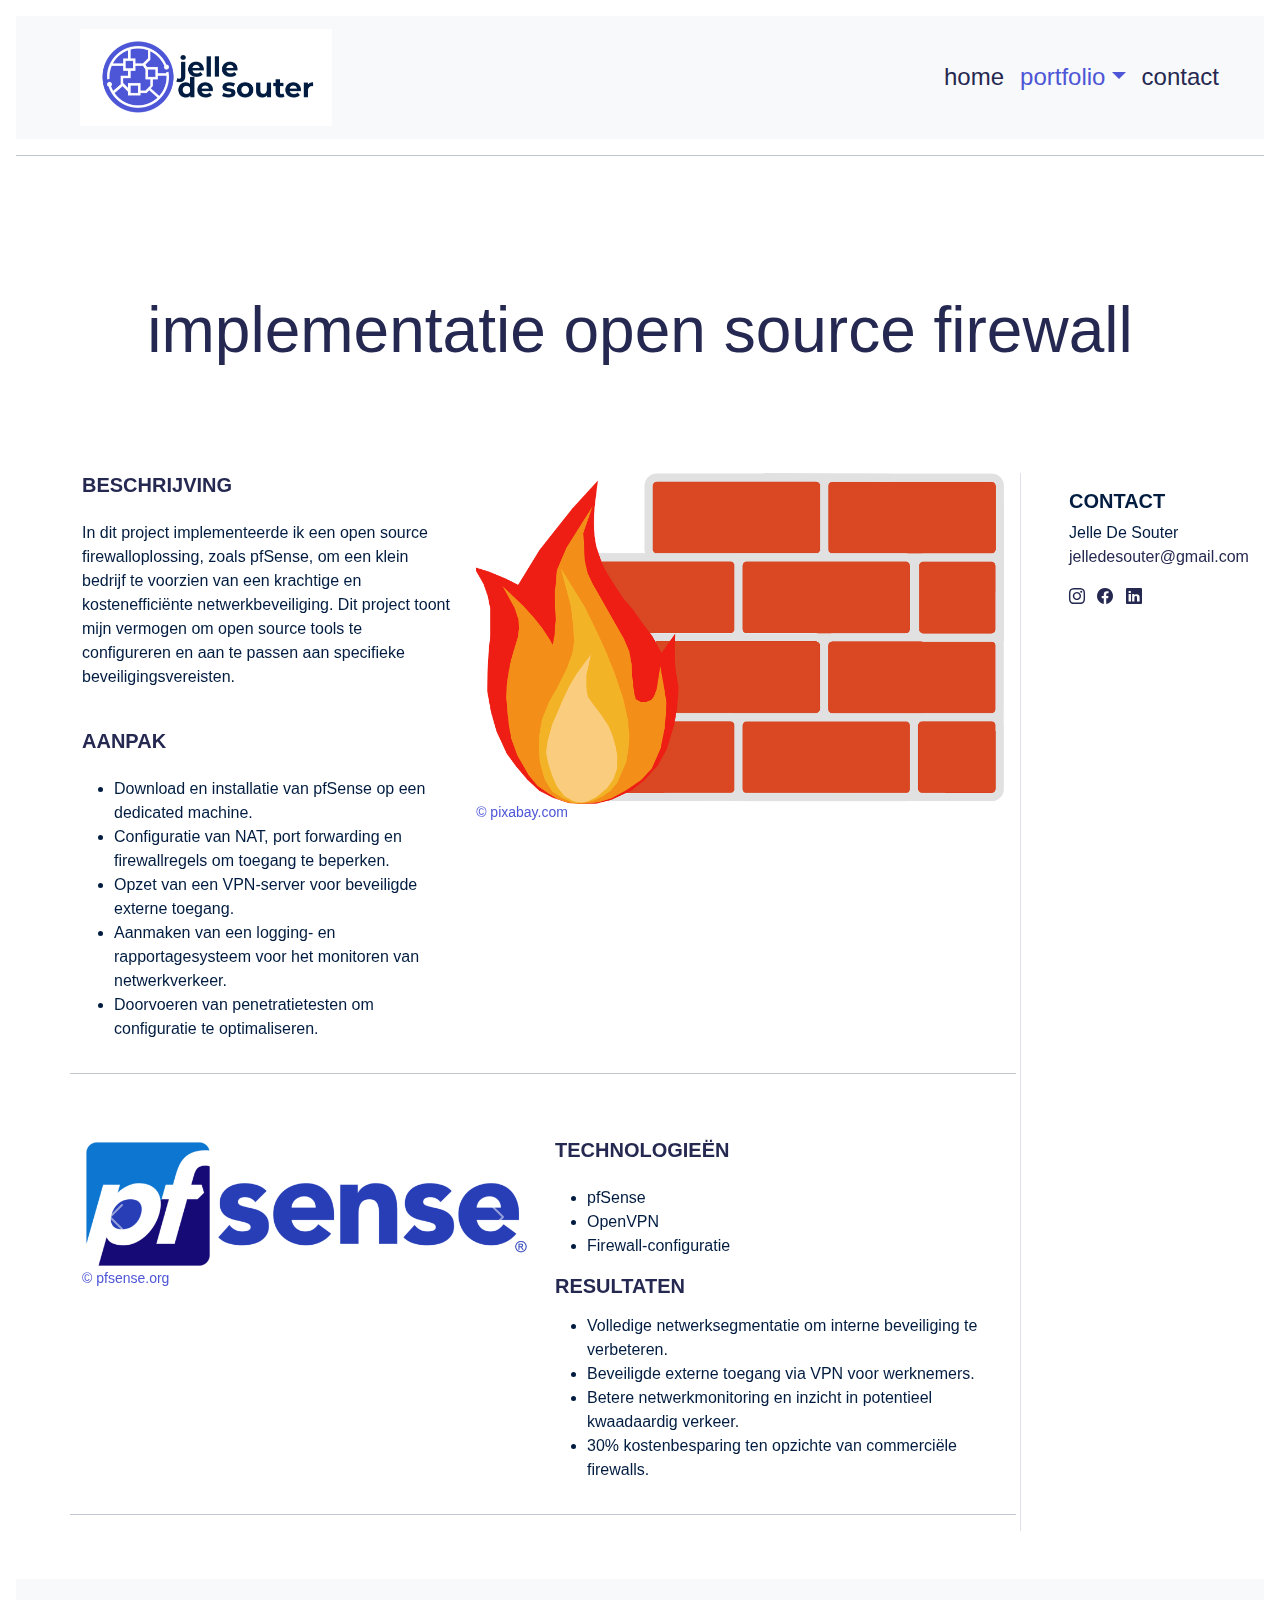
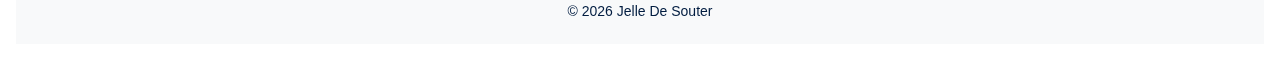
<file: project3.html>
<!DOCTYPE html>
<html lang="nl-BE">

<head>
  <meta charset="UTF-8">
  <meta name="viewport" content="width=device-width, initial-scale=1.0">
  <title>implementatie open source firewall</title>

 <link rel="reset" href="css/reset.css">


  <link href="https://cdn.jsdelivr.net/npm/bootstrap@5.3.3/dist/css/bootstrap.min.css" rel="stylesheet"
    integrity="sha384-QWTKZyjpPEjISv5WaRU9OFeRpok6YctnYmDr5pNlyT2bRjXh0JMhjY6hW+ALEwIH" crossorigin="anonymous">

  <link rel="stylesheet" href="https://cdn.jsdelivr.net/npm/bootstrap-icons@1.11.3/font/bootstrap-icons.min.css">

  <script src="https://cdn.jsdelivr.net/npm/bootstrap@5.3.3/dist/js/bootstrap.bundle.min.js"
    integrity="sha384-YvpcrYf0tY3lHB60NNkmXc5s9fDVZLESaAA55NDzOxhy9GkcIdslK1eN7N6jIeHz" crossorigin="anonymous"
    defer></script>


  <link rel="stylesheet" href="css/style.css">


  <script src="js/script.js" defer></script>

</head>

<body class="p-3 m-0 border-0 bd-example" style="position: relative;">
  <nav class="navbar navbar-expand-md bg-light">
    <div class="container-fluid col-md-11">
      <a class="navbar-brand col-9" href="index.html">
        <img src="assets/logo.png" alt="logo jelle de souter" height="30%" width="30%" >
      </a>
      <button class="navbar-toggler  " type="button" data-bs-toggle="collapse" data-bs-target="#navbarSupportedContent"
        aria-controls="navbarSupportedContent" aria-expanded="false" aria-label="Toggle navigation">
        <span class="navbar-toggler-icon"></span>
      </button>
      <div class="collapse navbar-collapse col-2 text-end" id="navbarSupportedContent">
        <ul class="navbar-nav ms-auto mb-2 mb-lg-0 h4">
          <li class="nav-item">
            <a class="nav-link blauwgrijs text-end" href="index.html">home</a>
          </li>
          <li class="nav-item dropdown text-end">
            <a class="nav-link dropdown-toggle active" href="#" role="button" data-bs-toggle="dropdown"
              aria-expanded="false">portfolio</a>
            <ul class="dropdown-menu">
              <li><a class="dropdown-item blauwgrijs text-center" href="portfolio.html">portfolio</a></li>
              <hr>
              <li><a class="dropdown-item  blauwgrijs text-center" href="project1.html">slimme straatverlichting</a></li>
              <li><a class="dropdown-item  blauwgrijs text-center" href="project2.html">netwerkconfiguratie en beveiliging</a></li>
              <li><a class="dropdown-item  blauw text-center" href="project3.html">implementatie open source firewall</a></li>
              <li><a class="dropdown-item  blauwgrijs text-center" href="project4.html">automatisering van netwerktaken</a></li>
              <li><a class="dropdown-item  blauwgrijs text-center" href="project5.html">basiswebsite</a></li>
              <li><a class="dropdown-item  blauwgrijs text-center" href="project6.html">beheer van virtuele machines</a></li>
            </ul>
          </li>
          <li class="nav-item">
            <a class="nav-link blauwgrijs" aria-current="page" href="contact.html">contact</a>
          </li>
        </ul>
      </div>
    </div>
  </nav>
 <hr>
  <br>

    <header class="row m-5">
      <h1 class="col display-3 blauwgrijs text-center p-5">implementatie open source firewall</h1>
    </header>

    <div class="container">
      <div class="row">
        
        <main class="col-10 pe-3">
          <section class="row">
            <article class="col-12 col-md-5 mb-3 ">
              <h5 class="blauwgrijs text-uppercase fw-bolder fs-5">Beschrijving</h5>
              <p class="pt-3">In dit project implementeerde ik een open source firewalloplossing, zoals pfSense, om een 
                klein bedrijf te voorzien van een krachtige en kostenefficiënte netwerkbeveiliging. Dit project toont mijn vermogen 
                om open source tools te configureren en aan te passen aan specifieke beveiligingsvereisten.</p>
              <h5 class="blauwgrijs text-uppercase fw-bolder fs-5 pt-4">Aanpak</h5>
              <ul class="pt-3">
                <li class="">Download en installatie van pfSense op een dedicated machine.</li>
                <li class="">Configuratie van NAT, port forwarding en firewallregels om toegang te beperken.</li>
                <li class="">Opzet van een VPN-server voor beveiligde externe toegang.</li>
                <li class="">Aanmaken van een logging- en rapportagesysteem voor het monitoren van netwerkverkeer.</li>
                <li class="">Doorvoeren van penetratietesten om configuratie te optimaliseren.</li>
              </ul>
            </article>
            <figure class="col-12 col-md-7">
              <img class="img-fluid rounded " src="assets/wall-159844_1920.png" alt="firewall"  >
              <figcaption class="h6 small blauw">&copy; pixabay.com</figcaption>
            </figure>
                <hr class="pt-5">
              <figure class="col-12 col-md-6">
                <div id="carouselExampleIndicators" class="carousel carousel-fade slide" data-bs-ride="carousel">
                  <div class="carousel-inner">
                    <div class="carousel-item active">
                      <img src="assets/799px-PfSense_logo.png" class="d-block w-100 rounded" alt="pfsense">
                      <figcaption class="h6 small">&copy; pfsense.org</figcaption>
                    </div>
                    <div class="carousel-item">
                      <img src="assets/integrace-openvpn-mfa.jpg" class="d-block w-100 rounded" alt="openvpn logo">
                      <figcaption class="h6 small">&copy; openvpn.net</figcaption>
                    </div>
                  </div>
                  <button class="carousel-control-prev" type="button" data-bs-target="#carouselExampleIndicators" data-bs-slide="prev">
                    <span class="carousel-control-prev-icon" aria-hidden="true"></span>
                    <span class="visually-hidden">Previous</span>
                  </button>
                  <button class="carousel-control-next" type="button" data-bs-target="#carouselExampleIndicators" data-bs-slide="next">
                    <span class="carousel-control-next-icon" aria-hidden="true"></span>
                    <span class="visually-hidden">Next</span>
                  </button>
                </div>
              </figure>
            <article class="col-12 col-md-6 mb-3">
              <h5 class="blauwgrijs text-uppercase fw-bolder fs-5">Technologieën</h5>
                <ul class="pt-3">
                  <li >pfSense</li>
                  <li >OpenVPN</li>
                  <li >Firewall-configuratie</li>
                </ul>
                <h5 class="blauwgrijs text-uppercase fw-bolder fs-5">Resultaten</h5>
                <ul class="pt-2">
                  <li >Volledige netwerksegmentatie om interne beveiliging te verbeteren.</li>
                  <li >Beveiligde externe toegang via VPN voor werknemers.</li>
                  <li >Betere netwerkmonitoring en inzicht in potentieel kwaadaardig verkeer.</li>
                  <li >30% kostenbesparing ten opzichte van commerciële firewalls.</li>
                </ul>
            </article>
 
          <hr>
          
    

        </main>

        <aside class="col-md-2 border-start ps-5">
          <h2 class="text-uppercase fs-5 fw-bolder pt-3">contact</h2>
          <p>Jelle De Souter<br>
            <a href="mailto:jelledesouter@gmail.com">jelledesouter@gmail.com</a><br>
            
          </p>
          <ul class="list-inline socials">
            <li class="list-inline-item">
              <a href="https://www.instagram.com/jelledesouter/" target="_blank">
                <i class="bi bi-instagram blauwgrijs fs-6"></i>
              </a>
            </li>
            <li class="list-inline-item">
              <a href="https://www.facebook.com/jelle.desouter/" target="_blank">
                <i class="bi bi-facebook blauwgrijs fs-6"></i>
              </a>
            </li>
            <li class="list-inline-item">
              <a href="https://www.linkedin.com/in/jelle-de-souter-7303a62ba/" target="_blank">
                <i class="bi bi-linkedin blauwgrijs fs-6"></i>
              </a>
            </li>
          </ul>
        </aside>

      </div>
    </div>

    <footer class="container-fluid bg-light text-center h6 small p-4 mt-5">&copy; <span id="year"></span> Jelle De Souter
    </footer>
  </body>

</html>
</file>
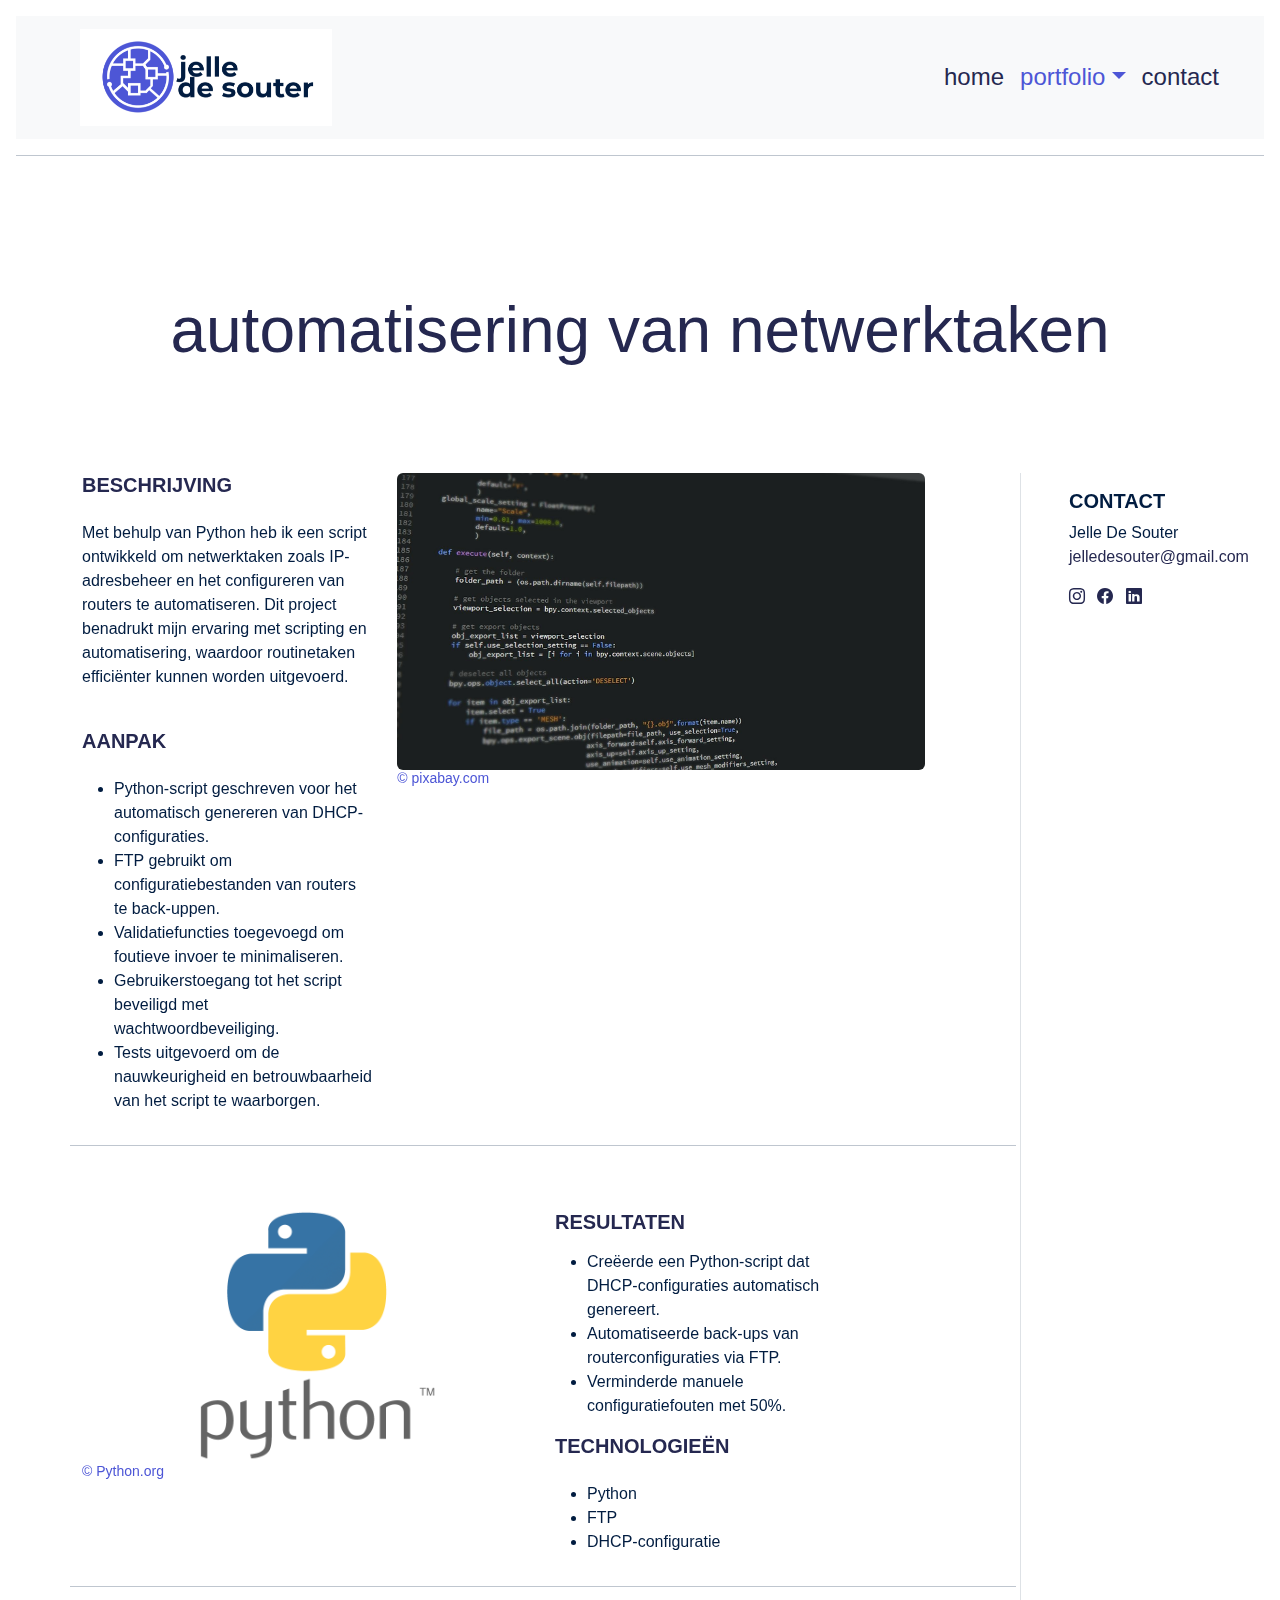
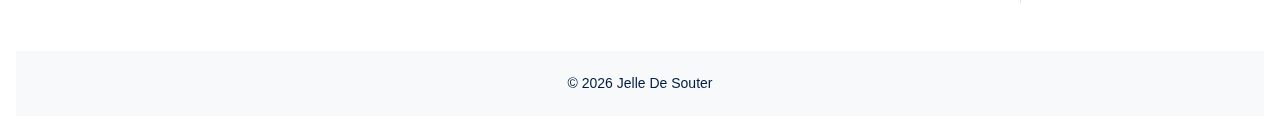
<file: project4.html>
<!DOCTYPE html>
<html lang="nl-BE">

<head>
  <meta charset="UTF-8">
  <meta name="viewport" content="width=device-width, initial-scale=1.0">
  <title>Automatisering van Netwerktaken</title>

 <link rel="reset" href="css/reset.css">


  <link href="https://cdn.jsdelivr.net/npm/bootstrap@5.3.3/dist/css/bootstrap.min.css" rel="stylesheet"
    integrity="sha384-QWTKZyjpPEjISv5WaRU9OFeRpok6YctnYmDr5pNlyT2bRjXh0JMhjY6hW+ALEwIH" crossorigin="anonymous">

  <link rel="stylesheet" href="https://cdn.jsdelivr.net/npm/bootstrap-icons@1.11.3/font/bootstrap-icons.min.css">

  <script src="https://cdn.jsdelivr.net/npm/bootstrap@5.3.3/dist/js/bootstrap.bundle.min.js"
    integrity="sha384-YvpcrYf0tY3lHB60NNkmXc5s9fDVZLESaAA55NDzOxhy9GkcIdslK1eN7N6jIeHz" crossorigin="anonymous"
    defer></script>


  <link rel="stylesheet" href="css/style.css">


  <script src="js/script.js" defer></script>

</head>

<body class="p-3 m-0 border-0 bd-example" style="position: relative;">
  <nav class="navbar navbar-expand-md bg-light">
    <div class="container-fluid col-md-11">
      <a class="navbar-brand col-9" href="index.html">
        <img src="assets/logo.png" alt="logo jelle de souter" height="30%" width="30%" >
      </a>
      <button class="navbar-toggler  " type="button" data-bs-toggle="collapse" data-bs-target="#navbarSupportedContent"
        aria-controls="navbarSupportedContent" aria-expanded="false" aria-label="Toggle navigation">
        <span class="navbar-toggler-icon"></span>
      </button>
      <div class="collapse navbar-collapse col-2 text-end" id="navbarSupportedContent">
        <ul class="navbar-nav ms-auto mb-2 mb-lg-0 h4">
          <li class="nav-item">
            <a class="nav-link blauwgrijs text-end" href="index.html">home</a>
          </li>
          <li class="nav-item dropdown text-end">
            <a class="nav-link dropdown-toggle active" href="#" role="button" data-bs-toggle="dropdown"
              aria-expanded="false">portfolio</a>
              <ul class="dropdown-menu">
                <li><a class="dropdown-item blauwgrijs text-center" href="portfolio.html">portfolio</a></li>
                <hr>
                <li><a class="dropdown-item  blauwgrijs text-center" href="project1.html">slimme straatverlichting</a></li>
                <li><a class="dropdown-item  blauwgrijs text-center" href="project2.html">netwerkconfiguratie en beveiliging</a></li>
                <li><a class="dropdown-item  blauwgrijs text-center" href="project3.html">implementatie open source firewall</a></li>
                <li><a class="dropdown-item  blauw text-center" href="project4.html">automatisering van netwerktaken</a></li>
                <li><a class="dropdown-item  blauwgrijs text-center" href="project5.html">basiswebsite</a></li>
                <li><a class="dropdown-item  blauwgrijs text-center" href="project6.html">beheer van virtuele machines</a></li>
              </ul>
          </li>
          <li class="nav-item">
            <a class="nav-link blauwgrijs" aria-current="page" href="contact.html">contact</a>
          </li>
        </ul>
      </div>
    </div>
  </nav>
 <hr>
  <br>

    <header class="row m-5">
      <h1 class="col display-3 blauwgrijs text-center p-5"> automatisering van netwerktaken</h1>
    </header>

    <div class="container">
      <div class="row">
        
        <main class="col-10 pe-3">
          <section class="row">
            <article class="col-12 col-md-4 mb-3 ">
              <h5 class="blauwgrijs text-uppercase fw-bolder fs-5">Beschrijving</h5>
              <p class="pt-3">Met behulp van Python heb ik een script ontwikkeld om netwerktaken zoals IP-adresbeheer en het configureren 
                van routers te automatiseren. Dit project benadrukt mijn ervaring met scripting en automatisering, waardoor routinetaken 
                efficiënter kunnen worden uitgevoerd.</p>
              <h5 class="blauwgrijs text-uppercase fw-bolder fs-5 pt-4">Aanpak</h5>
              <ul class="pt-3">
                <li class="">Python-script geschreven voor het automatisch genereren van DHCP-configuraties.</li>
                <li class="">FTP gebruikt om configuratiebestanden van routers te back-uppen.</li>
                <li class="">Validatiefuncties toegevoegd om foutieve invoer te minimaliseren.</li>
                <li class="">Gebruikerstoegang tot het script beveiligd met wachtwoordbeveiliging.</li>
                <li class="">Tests uitgevoerd om de nauwkeurigheid en betrouwbaarheid van het script te waarborgen.</li>
              </ul>
            </article>
            <figure class="col-md-7 col-12">
              <img class="img-fluid rounded" src="assets/scripting.jpg" alt="een script"  >
              <figcaption class="h6 small blauw">&copy; pixabay.com</figcaption>
            </figure>
                <hr class="pt-5">
                <figure class="col-12 col-md-6">
                  <img class="img-fluid rounded " src="assets/Python-Symbol.png" alt="logo Python"  >
                  <figcaption class="h6 small blauw">&copy; Python.org</figcaption>
                </figure>
            <article class="col-12 col-md-4 mb-3">
              <h5 class="blauwgrijs text-uppercase fw-bolder fs-5">Resultaten</h5>
              <ul class="pt-2 ">
                <li >Creëerde een Python-script dat DHCP-configuraties automatisch genereert.</li>
                <li >Automatiseerde back-ups van routerconfiguraties via FTP.</li>
                <li >Verminderde manuele configuratiefouten met 50%.</li>
              </ul>
              <h5 class="blauwgrijs text-uppercase fw-bolder fs-5">Technologieën</h5>
                <ul class="pt-3">
                  <li >Python</li>
                  <li >FTP</li>
                  <li >DHCP-configuratie</li>
                </ul>
            </article>
 
          <hr>
          
    

        </main>
        <aside class="col-md-2 border-start ps-5">
          <h2 class="text-uppercase fs-5 fw-bolder pt-3">contact</h2>
          <p>Jelle De Souter<br>
            <a href="mailto:jelledesouter@gmail.com">jelledesouter@gmail.com</a><br>
            
          </p>
          <ul class="list-inline socials">
            <li class="list-inline-item">
              <a href="https://www.instagram.com/jelledesouter/" target="_blank">
                <i class="bi bi-instagram blauwgrijs fs-6"></i>
              </a>
            </li>
            <li class="list-inline-item">
              <a href="https://www.facebook.com/jelle.desouter/" target="_blank">
                <i class="bi bi-facebook blauwgrijs fs-6"></i>
              </a>
            </li>
            <li class="list-inline-item">
              <a href="https://www.linkedin.com/in/jelle-de-souter-7303a62ba/" target="_blank">
                <i class="bi bi-linkedin blauwgrijs fs-6"></i>
              </a>
            </li>
          </ul>
        </aside>

      </div>
    </div>

    <footer class="container-fluid bg-light text-center h6 small p-4 mt-5">&copy; <span id="year"></span> Jelle De Souter
    </footer>
  </body>

</html>
</file>
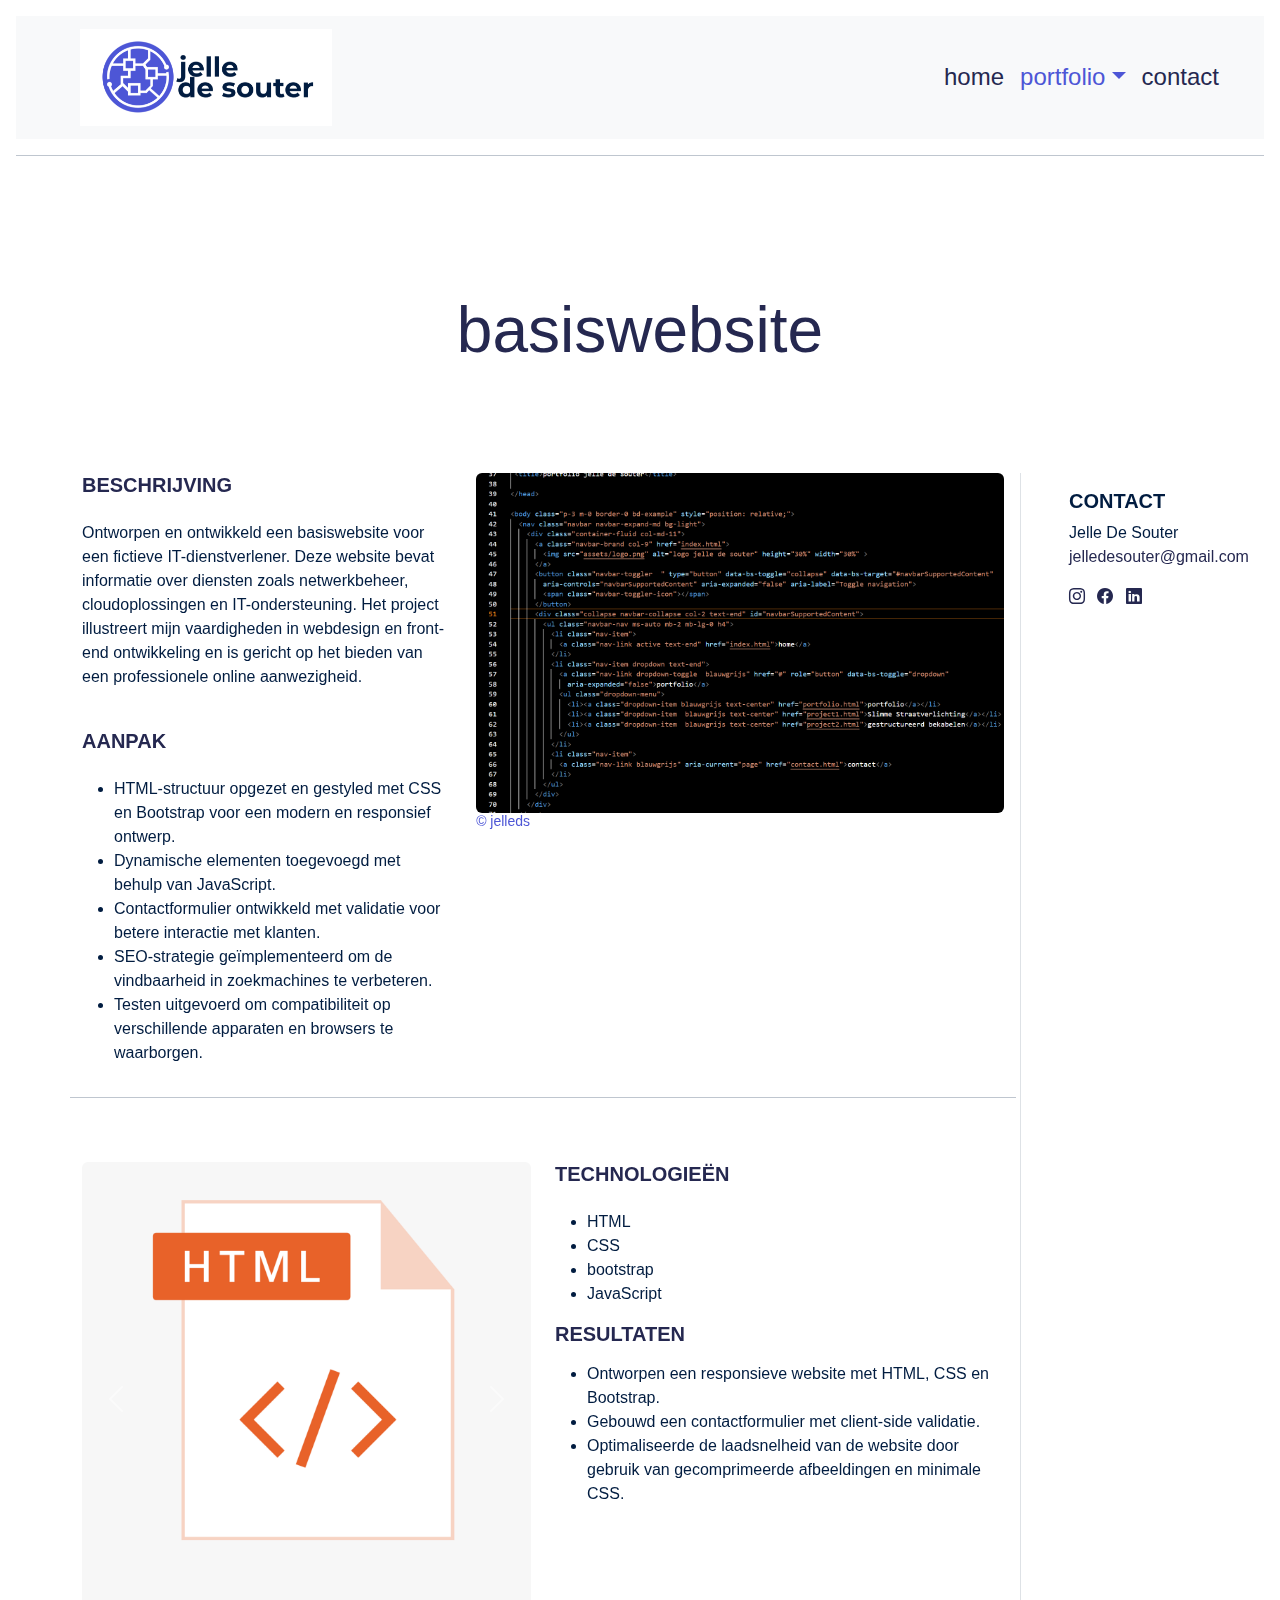
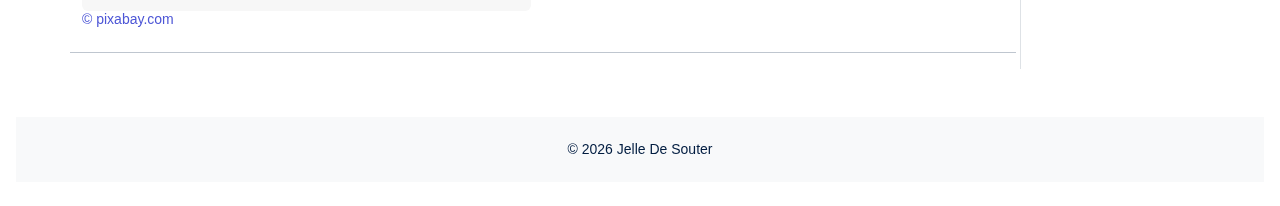
<file: project5.html>
<!DOCTYPE html>
<html lang="nl-BE">

<head>
  <meta charset="UTF-8">
  <meta name="viewport" content="width=device-width, initial-scale=1.0">
  <title>netwerkconfiguratie en beveiliging</title>

 <link rel="reset" href="css/reset.css">


  <link href="https://cdn.jsdelivr.net/npm/bootstrap@5.3.3/dist/css/bootstrap.min.css" rel="stylesheet"
    integrity="sha384-QWTKZyjpPEjISv5WaRU9OFeRpok6YctnYmDr5pNlyT2bRjXh0JMhjY6hW+ALEwIH" crossorigin="anonymous">

  <link rel="stylesheet" href="https://cdn.jsdelivr.net/npm/bootstrap-icons@1.11.3/font/bootstrap-icons.min.css">

  <script src="https://cdn.jsdelivr.net/npm/bootstrap@5.3.3/dist/js/bootstrap.bundle.min.js"
    integrity="sha384-YvpcrYf0tY3lHB60NNkmXc5s9fDVZLESaAA55NDzOxhy9GkcIdslK1eN7N6jIeHz" crossorigin="anonymous"
    defer></script>


  <link rel="stylesheet" href="css/style.css">


  <script src="js/script.js" defer></script>

</head>

<body class="p-3 m-0 border-0 bd-example" style="position: relative;">
  <nav class="navbar navbar-expand-md bg-light">
    <div class="container-fluid col-md-11">
      <a class="navbar-brand col-9" href="index.html">
        <img src="assets/logo.png" alt="logo jelle de souter" height="30%" width="30%" >
      </a>
      <button class="navbar-toggler  " type="button" data-bs-toggle="collapse" data-bs-target="#navbarSupportedContent"
        aria-controls="navbarSupportedContent" aria-expanded="false" aria-label="Toggle navigation">
        <span class="navbar-toggler-icon"></span>
      </button>
      <div class="collapse navbar-collapse col-2 text-end" id="navbarSupportedContent">
        <ul class="navbar-nav ms-auto mb-2 mb-lg-0 h4">
          <li class="nav-item">
            <a class="nav-link blauwgrijs text-end" href="index.html">home</a>
          </li>
          <li class="nav-item dropdown text-end">
            <a class="nav-link dropdown-toggle active" href="#" role="button" data-bs-toggle="dropdown"
              aria-expanded="false">portfolio</a>
              <ul class="dropdown-menu">
                <li><a class="dropdown-item blauwgrijs text-center" href="portfolio.html">portfolio</a></li>
                <hr>
                <li><a class="dropdown-item  blauwgrijs text-center" href="project1.html">slimme straatverlichting</a></li>
                <li><a class="dropdown-item  blauwgrijs text-center" href="project2.html">netwerkconfiguratie en beveiliging</a></li>
                <li><a class="dropdown-item  blauwgrijs text-center" href="project3.html">implementatie open source firewall</a></li>
                <li><a class="dropdown-item  blauwgrijs text-center" href="project4.html">automatisering van netwerktaken</a></li>
                <li><a class="dropdown-item  blauw text-center" href="project5.html">basiswebsite</a></li>
                <li><a class="dropdown-item  blauwgrijs text-center" href="project6.html">beheer van virtuele machines</a></li>
              </ul>
          </li>
          <li class="nav-item">
            <a class="nav-link blauwgrijs" aria-current="page" href="contact.html">contact</a>
          </li>
        </ul>
      </div>
    </div>
  </nav>
 <hr>
  <br>

    <header class="row m-5">
      <h1 class="col display-3 blauwgrijs text-center p-5">basiswebsite</h1>
    </header>

    <div class="container">
      <div class="row">
        
        <main class="col-10 pe-3">
          <section class="row">
            <article class="col-md-5 col-12 mb-3 ">
              <h5 class="blauwgrijs text-uppercase fw-bolder fs-5">Beschrijving</h5>
              <p class="pt-3">Ontworpen en ontwikkeld een basiswebsite voor een fictieve IT-dienstverlener. 
                Deze website bevat informatie over diensten zoals netwerkbeheer, cloudoplossingen en IT-ondersteuning. 
                Het project illustreert mijn vaardigheden in webdesign en front-end ontwikkeling en is gericht op het bieden 
                van een professionele online aanwezigheid.</p>
              <h5 class="blauwgrijs text-uppercase fw-bolder fs-5 pt-4">Aanpak</h5>
              <ul class="pt-3">
                <li class="">HTML-structuur opgezet en gestyled met CSS en Bootstrap voor een modern en responsief ontwerp.</li>
                <li class="">Dynamische elementen toegevoegd met behulp van JavaScript.</li>
                <li class="">Contactformulier ontwikkeld met validatie voor betere interactie met klanten.</li>
                <li class="">SEO-strategie geïmplementeerd om de vindbaarheid in zoekmachines te verbeteren.</li>
                <li class="">Testen uitgevoerd om compatibiliteit op verschillende apparaten en browsers te waarborgen.</li>
              </ul>
            </article>
            <figure class="col-12 col-md-7">
              <img class="img-fluid rounded " src="assets/htmljds.png" alt="html code"  >
              <figcaption class="h6 small blauw">&copy; jelleds</figcaption>
            </figure>
                <hr class="pt-5">
              <figure class="col-6">
                <div id="carouselExampleIndicators" class="carousel carousel-fade slide" data-bs-ride="carousel">
                  <div class="carousel-inner">
                    <div class="carousel-item active">
                      <img src="assets/htmllg.png" class="d-block w-100 rounded" alt="HTML">
                      <figcaption class="h6 small">&copy; pixabay.com</figcaption>
                    </div>
                    <div class="carousel-item">
                      <img src="assets/css.png" class="d-block w-100  rounded" alt="CSS">
                      <figcaption class="h6 small">&copy; pixabay.com</figcaption>
                    </div>
                    <div class="carousel-item">
                      <img src="assets/javascript-736400_1920.png" class="d-block w-100 rounded" alt="logo JavaScript">
                      <figcaption class="h6 small">&copy; pixabay.com</figcaption>
                    </div>
                    <div class="carousel-item">
                      <img src="assets/bootstrap-logo-shadow.png" class="d-block w-100 rounded" alt="logo bootstrap">
                      <figcaption class="h6 small">&copy; getbootstrap.com</figcaption>
                    </div>
                  </div>
                  <button class="carousel-control-prev" type="button" data-bs-target="#carouselExampleIndicators" data-bs-slide="prev">
                    <span class="carousel-control-prev-icon" aria-hidden="true"></span>
                    <span class="visually-hidden">Previous</span>
                  </button>
                  <button class="carousel-control-next" type="button" data-bs-target="#carouselExampleIndicators" data-bs-slide="next">
                    <span class="carousel-control-next-icon" aria-hidden="true"></span>
                    <span class="visually-hidden">Next</span>
                  </button>
                </div>
              </figure>
            <article class="col-12 col-md-6 mb-3">
              <h5 class="blauwgrijs text-uppercase fw-bolder fs-5">Technologieën</h5>
                <ul class="pt-3">
                  <li >HTML</li>
                  <li >CSS</li>
                  <li >bootstrap</li>
                  <li >JavaScript</li>
                </ul>
                <h5 class="blauwgrijs text-uppercase fw-bolder fs-5">Resultaten</h5>
                <ul class="pt-2">
                  <li >Ontworpen een responsieve website met HTML, CSS en Bootstrap.</li>
                  <li >Gebouwd een contactformulier met client-side validatie.</li>
                  <li >Optimaliseerde de laadsnelheid van de website door gebruik van gecomprimeerde afbeeldingen en minimale CSS.</li>
                </ul>
            </article>
 
          <hr>
          
    

        </main>

        <aside class="col-md-2 border-start ps-5">
          <h2 class="text-uppercase fs-5 fw-bolder pt-3">contact</h2>
          <p>Jelle De Souter<br>
            <a href="mailto:jelledesouter@gmail.com">jelledesouter@gmail.com</a><br>
            
          </p>
          <ul class="list-inline socials">
            <li class="list-inline-item">
              <a href="https://www.instagram.com/jelledesouter/" target="_blank">
                <i class="bi bi-instagram blauwgrijs fs-6"></i>
              </a>
            </li>
            <li class="list-inline-item">
              <a href="https://www.facebook.com/jelle.desouter/" target="_blank">
                <i class="bi bi-facebook blauwgrijs fs-6"></i>
              </a>
            </li>
            <li class="list-inline-item">
              <a href="https://www.linkedin.com/in/jelle-de-souter-7303a62ba/" target="_blank">
                <i class="bi bi-linkedin blauwgrijs fs-6"></i>
              </a>
            </li>
          </ul>
        </aside>

      </div>
    </div>

    <footer class="container-fluid bg-light text-center h6 small p-4 mt-5">&copy; <span id="year"></span> Jelle De Souter
    </footer>
  </body>

</html>
</file>
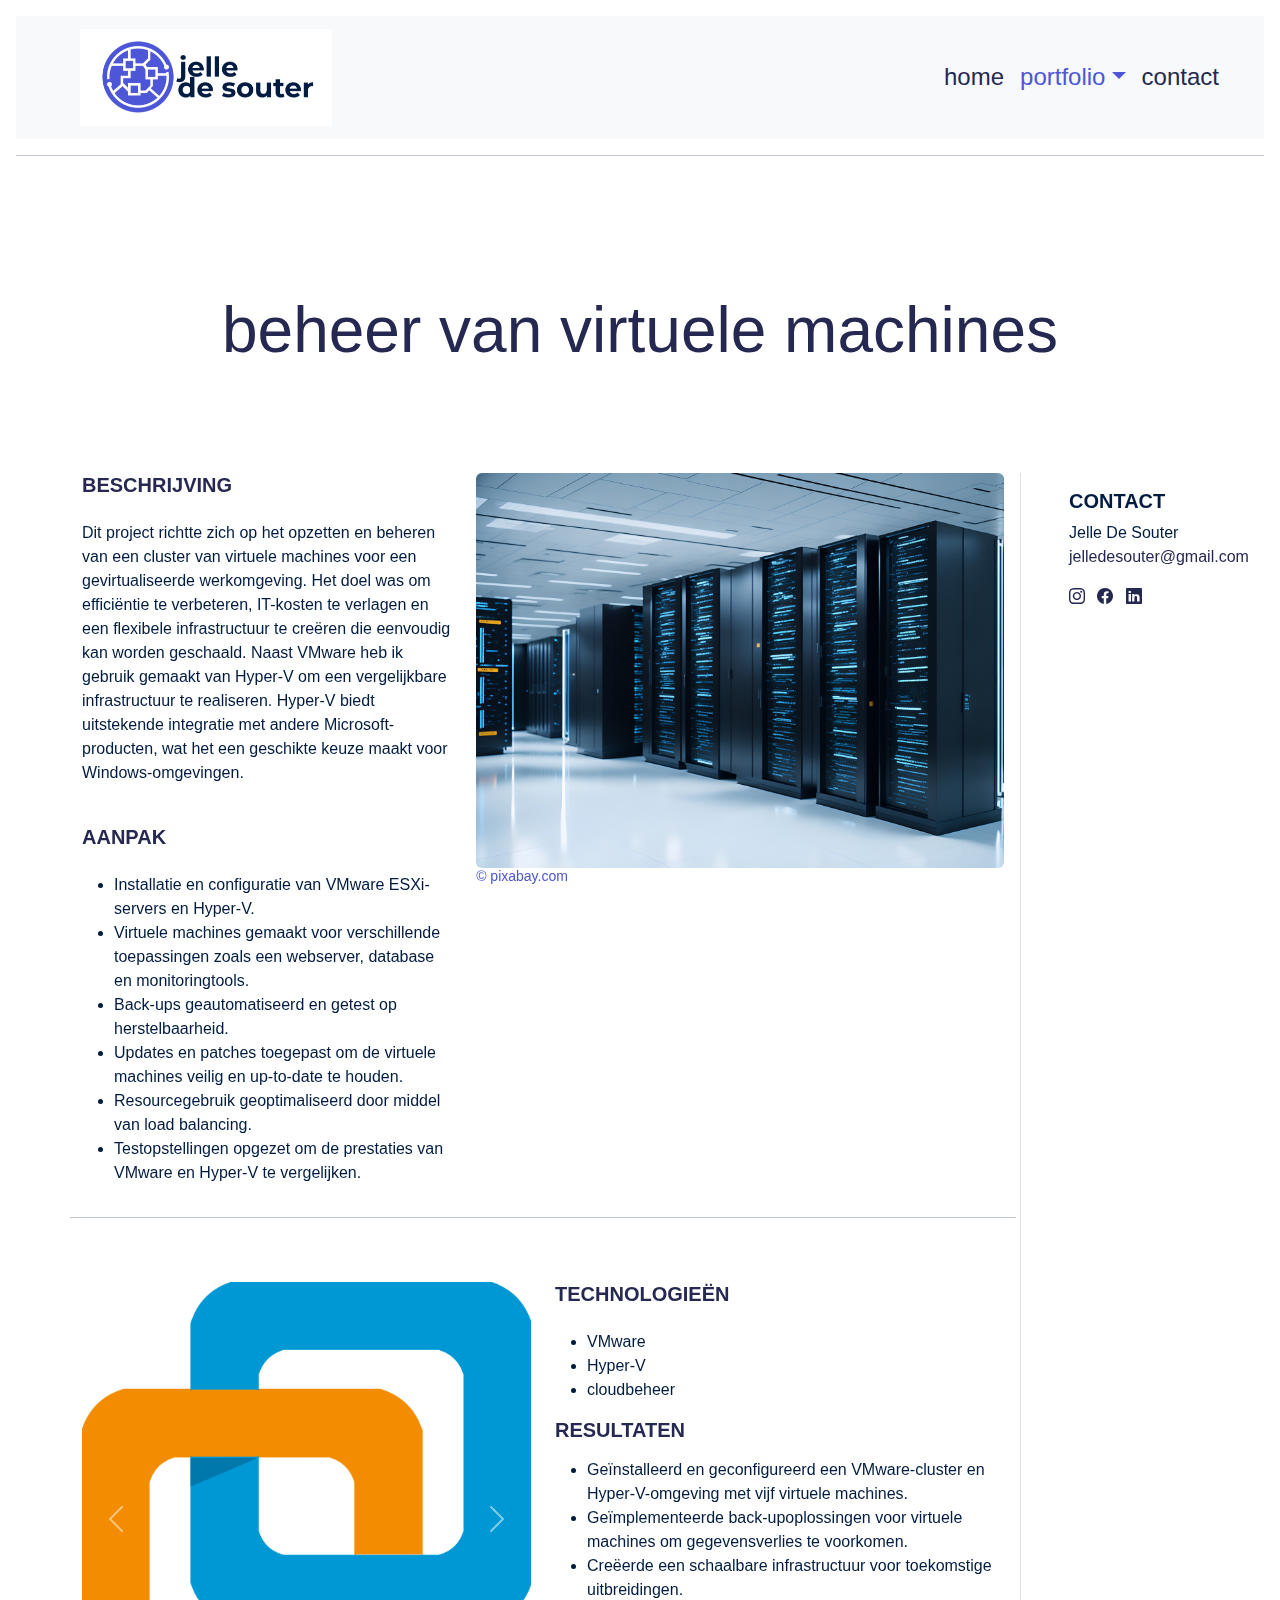
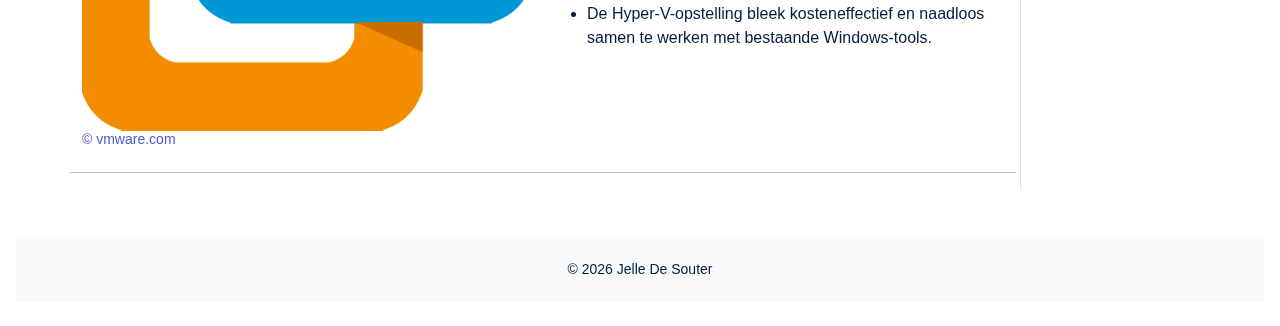
<file: project6.html>
<!DOCTYPE html>
<html lang="nl-BE">

<head>
  <meta charset="UTF-8">
  <meta name="viewport" content="width=device-width, initial-scale=1.0">
  <title>beheer van virtuele machines</title>

 <link rel="reset" href="css/reset.css">


  <link href="https://cdn.jsdelivr.net/npm/bootstrap@5.3.3/dist/css/bootstrap.min.css" rel="stylesheet"
    integrity="sha384-QWTKZyjpPEjISv5WaRU9OFeRpok6YctnYmDr5pNlyT2bRjXh0JMhjY6hW+ALEwIH" crossorigin="anonymous">

  <link rel="stylesheet" href="https://cdn.jsdelivr.net/npm/bootstrap-icons@1.11.3/font/bootstrap-icons.min.css">

  <script src="https://cdn.jsdelivr.net/npm/bootstrap@5.3.3/dist/js/bootstrap.bundle.min.js"
    integrity="sha384-YvpcrYf0tY3lHB60NNkmXc5s9fDVZLESaAA55NDzOxhy9GkcIdslK1eN7N6jIeHz" crossorigin="anonymous"
    defer></script>


  <link rel="stylesheet" href="css/style.css">


  <script src="js/script.js" defer></script>

</head>

<body class="p-3 m-0 border-0 bd-example" style="position: relative;">
  <nav class="navbar navbar-expand-md bg-light">
    <div class="container-fluid col-md-11">
      <a class="navbar-brand col-9" href="index.html">
        <img src="assets/logo.png" alt="logo jelle de souter" height="30%" width="30%" >
      </a>
      <button class="navbar-toggler  " type="button" data-bs-toggle="collapse" data-bs-target="#navbarSupportedContent"
        aria-controls="navbarSupportedContent" aria-expanded="false" aria-label="Toggle navigation">
        <span class="navbar-toggler-icon"></span>
      </button>
      <div class="collapse navbar-collapse col-2 text-end" id="navbarSupportedContent">
        <ul class="navbar-nav ms-auto mb-2 mb-lg-0 h4">
          <li class="nav-item">
            <a class="nav-link blauwgrijs text-end" href="index.html">home</a>
          </li>
          <li class="nav-item dropdown text-end">
            <a class="nav-link dropdown-toggle active" href="#" role="button" data-bs-toggle="dropdown"
              aria-expanded="false">portfolio</a>
              <ul class="dropdown-menu">
                <li><a class="dropdown-item blauwgrijs text-center" href="portfolio.html">portfolio</a></li>
                <hr>
                <li><a class="dropdown-item  blauwgrijs text-center" href="project1.html">slimme straatverlichting</a></li>
                <li><a class="dropdown-item  blauwgrijs text-center" href="project2.html">netwerkconfiguratie en beveiliging</a></li>
                <li><a class="dropdown-item  blauwgrijs text-center" href="project3.html">implementatie open source firewall</a></li>
                <li><a class="dropdown-item  blauwgrijs text-center" href="project4.html">automatisering van netwerktaken</a></li>
                <li><a class="dropdown-item  blauwgrijs text-center" href="project5.html">basiswebsite</a></li>
                <li><a class="dropdown-item  blauw text-center" href="project6.html">beheer van virtuele machines</a></li>
              </ul>
          </li>
          <li class="nav-item">
            <a class="nav-link blauwgrijs" aria-current="page" href="contact.html">contact</a>
          </li>
        </ul>
      </div>
    </div>
  </nav>
 <hr>
  <br>

    <header class="row m-5">
      <h1 class="col display-3 blauwgrijs text-center p-5">beheer van virtuele machines</h1>
    </header>

    <div class="container">
      <div class="row">
        
        <main class="col-10 pe-3">
          <section class="row">
            <article class="col-12 col-md-5 mb-3 ">
              <h5 class="blauwgrijs text-uppercase fw-bolder fs-5">Beschrijving</h5>
              <p class="pt-3">Dit project richtte zich op het opzetten en beheren van een cluster van virtuele machines 
                voor een gevirtualiseerde werkomgeving. Het doel was om efficiëntie te verbeteren, IT-kosten te verlagen 
                en een flexibele infrastructuur te creëren die eenvoudig kan worden geschaald. Naast VMware heb ik gebruik 
                gemaakt van Hyper-V om een vergelijkbare infrastructuur te realiseren. Hyper-V biedt uitstekende integratie met 
                andere Microsoft-producten, wat het een geschikte keuze maakt voor Windows-omgevingen.</p>
              <h5 class="blauwgrijs text-uppercase fw-bolder fs-5 pt-4">Aanpak</h5>
              <ul class="pt-3">
                <li class="">Installatie en configuratie van VMware ESXi-servers en Hyper-V.</li>
                <li class="">Virtuele machines gemaakt voor verschillende toepassingen zoals een webserver, database en monitoringtools.</li>
                <li class="">Back-ups geautomatiseerd en getest op herstelbaarheid.</li>
                <li class="">Updates en patches toegepast om de virtuele machines veilig en up-to-date te houden.</li>
                <li class="">Resourcegebruik geoptimaliseerd door middel van load balancing.</li>
                <li class="">Testopstellingen opgezet om de prestaties van VMware en Hyper-V te vergelijken.</li>
              </ul>
            </article>
            <figure class="col-12 col-md-7">
              <img class="img-fluid rounded " src="assets/servers.jpg" alt="servers"  >
              <figcaption class="h6 small blauw">&copy; pixabay.com</figcaption>
            </figure>
                <hr class="pt-5">
              <figure class="col-12 col-md-6">
                <div id="carouselExampleIndicators" class="carousel carousel-fade slide" data-bs-ride="carousel">
                  <div class="carousel-inner">
                    <div class="carousel-item active">
                      <img src="assets/Vmware_workstation_16_icon.svg.png" class="d-block w-100 rounded" alt="VMware">
                      <figcaption class="h6 small">&copy; vmware.com</figcaption>
                    </div>
                    <div class="carousel-item">
                      <img src="assets/Hyper-V_Logo.png" class="d-block w-100 rounded" alt="logo Hyper-V">
                      <figcaption class="h6 small">&copy; microsoft.com</figcaption>
                    </div>
                  </div>
                  <button class="carousel-control-prev" type="button" data-bs-target="#carouselExampleIndicators" data-bs-slide="prev">
                    <span class="carousel-control-prev-icon" aria-hidden="true"></span>
                    <span class="visually-hidden">Previous</span>
                  </button>
                  <button class="carousel-control-next" type="button" data-bs-target="#carouselExampleIndicators" data-bs-slide="next">
                    <span class="carousel-control-next-icon" aria-hidden="true"></span>
                    <span class="visually-hidden">Next</span>
                  </button>
                </div>
              </figure>
            <article class="col-12 col-md-6 mb-3">
              <h5 class="blauwgrijs text-uppercase fw-bolder fs-5">Technologieën</h5>
                <ul class="pt-3">
                  <li >VMware</li>
                  <li >Hyper-V</li>
                  <li >cloudbeheer</li>
                </ul>
                <h5 class="blauwgrijs text-uppercase fw-bolder fs-5">Resultaten</h5>
                <ul class="pt-2">
                  <li >Geïnstalleerd en geconfigureerd een VMware-cluster en Hyper-V-omgeving met vijf virtuele machines.</li>
                  <li >Geïmplementeerde back-upoplossingen voor virtuele machines om gegevensverlies te voorkomen.</li>
                  <li >Creëerde een schaalbare infrastructuur voor toekomstige uitbreidingen.</li>
                  <li >De Hyper-V-opstelling bleek kosteneffectief en naadloos samen te werken met bestaande Windows-tools.</li>
                </ul>
            </article>
 
          <hr>
          
    

        </main>

        <aside class="col-md-2 border-start ps-5">
          <h2 class="text-uppercase fs-5 fw-bolder pt-3">contact</h2>
          <p>Jelle De Souter<br>
            <a href="mailto:jelledesouter@gmail.com">jelledesouter@gmail.com</a><br>
            
          </p>
          <ul class="list-inline socials">
            <li class="list-inline-item">
              <a href="https://www.instagram.com/jelledesouter/" target="_blank">
                <i class="bi bi-instagram blauwgrijs fs-6"></i>
              </a>
            </li>
            <li class="list-inline-item">
              <a href="https://www.facebook.com/jelle.desouter/" target="_blank">
                <i class="bi bi-facebook blauwgrijs fs-6"></i>
              </a>
            </li>
            <li class="list-inline-item">
              <a href="https://www.linkedin.com/in/jelle-de-souter-7303a62ba/" target="_blank">
                <i class="bi bi-linkedin blauwgrijs fs-6"></i>
              </a>
            </li>
          </ul>
        </aside>

      </div>
    </div>

    <footer class="container-fluid bg-light text-center h6 small p-4 mt-5">&copy; <span id="year"></span> Jelle De Souter
    </footer>
  </body>

</html>
</file>
<file: css/style.css>
body {
  box-sizing: border-box;
  background-color: #fff;
  margin: 0;
  padding: 0;
  font-family: Arial, Helvetica, sans-serif;
  color: #011c40;
  height: 100%;
  width: 100%;
}


.leaflet-container{
  border-radius: 10px;
  }

.active{
    color:#4d56d6 !important;
}

a,
a:hover {
  text-decoration: none;
  color: #252850;
}

.donkerblauw {
  color: #0e0e7d;
}
.blauw {
  color: #4d56d6;
}

.blauwgrijs {
  color: #252850;
}

.justify {
  text-align: justify;
}

.accordion-button:not(.collapsed) {
  color: #252850;
  background-color: #fff;
}

.shadow {
  text-shadow: 1px 1px #0e0e7d;
}


.form-range::-webkit-slider-thumb {
  background-color: #252850;
}

.btn-primary {
  --bs-btn-color: #fff;
  --bs-btn-bg: #252850;
  --bs-btn-border-color: #252850;
  --bs-btn-hover-color: #fff;
  --bs-btn-hover-bg: #4d56d6;
  --bs-btn-hover-border-color: #1e392a;
  --bs-btn-focus-shadow-rgb: 49, 132, 253;
  --bs-btn-active-color: #fff;
  --bs-btn-active-bg: #4d56d6;
  --bs-btn-active-border-color: #4d56d6;
  --bs-btn-active-shadow: inset 0 3px 5px rgba(0, 0, 0, 0.125);
  --bs-btn-disabled-color: #fff;
  --bs-btn-disabled-bg: #252850;
  --bs-btn-disabled-border-color: #3cc47c
}

.btn-outline-primary {
  --bs-btn-color: #252850;
  --bs-btn-bg: #fff;
  --bs-btn-border-color: #252850;
  --bs-btn-hover-color: #fff;
  --bs-btn-hover-bg: #252850;
  --bs-btn-hover-border-color: #252850;
  --bs-btn-focus-shadow-rgb: 49, 132, 253;
  --bs-btn-active-color: #fff;
  --bs-btn-active-bg: #252850;
  --bs-btn-active-border-color: #3cc47c;
  --bs-btn-active-shadow: inset 0 3px 5px rgba(0, 0, 0, 0.125);
  --bs-btn-disabled-color: #fff;
  --bs-btn-disabled-bg: #252850;
  --bs-btn-disabled-border-color: #3cc47c
}

body::before {
  content: '';
  position: fixed;
  top: 0;
  left: 0;
  right: 0;
  bottom: 0;
  /*background-image: url(../assets/back.jpg); 
   pexels.com */
  background-size: cover;
  background-repeat: no-repeat;
  background-position: center;
  opacity: 0.25; 
  z-index: -1; 
}

/* From Uiverse.io by mRcOol7 */ 
.card {
  --background: linear-gradient(to right, #4d56d6 0%, #f8feff 100%);
  width: px;
  height: px;
  padding: 8px;
  border-radius: 1rem;
  overflow: visible;
  background: #f8feff;
  background: var(--background);
  position: relative;
  z-index: 1;
}

.card::before,
.card::after {
  content: "";
  position: absolute;
  top: 0;
  left: 0;
  width: 100%;
  height: 100%;
  border-radius: 1rem;
  z-index: -1;
}

.card::before {
  background: linear-gradient(to bottom right, #94a0ec 0%, #7b7bdd 100%);
  transform: rotate(2deg);
}

.card::after {
  background: linear-gradient(to top right, #f8feff 0%, #4d56d6 100%);
  transform: rotate(-2deg);
}

.card-info {
  --color: #292b2c;
  background: var(--color);
  color: var(--color);
  display: flex;
  justify-content: center;
  align-items: center;
  width: 100%;
  height: 100%;
  overflow: visible;
  border-radius: 0.7rem;
  position: relative;
  z-index: 2;
}

.card .title {
  font-weight: bold;
  letter-spacing: 0.1em;
}

.card:hover::before,
.card:hover::after {
  opacity: 0;
  transition: 1s;
}
</file>
